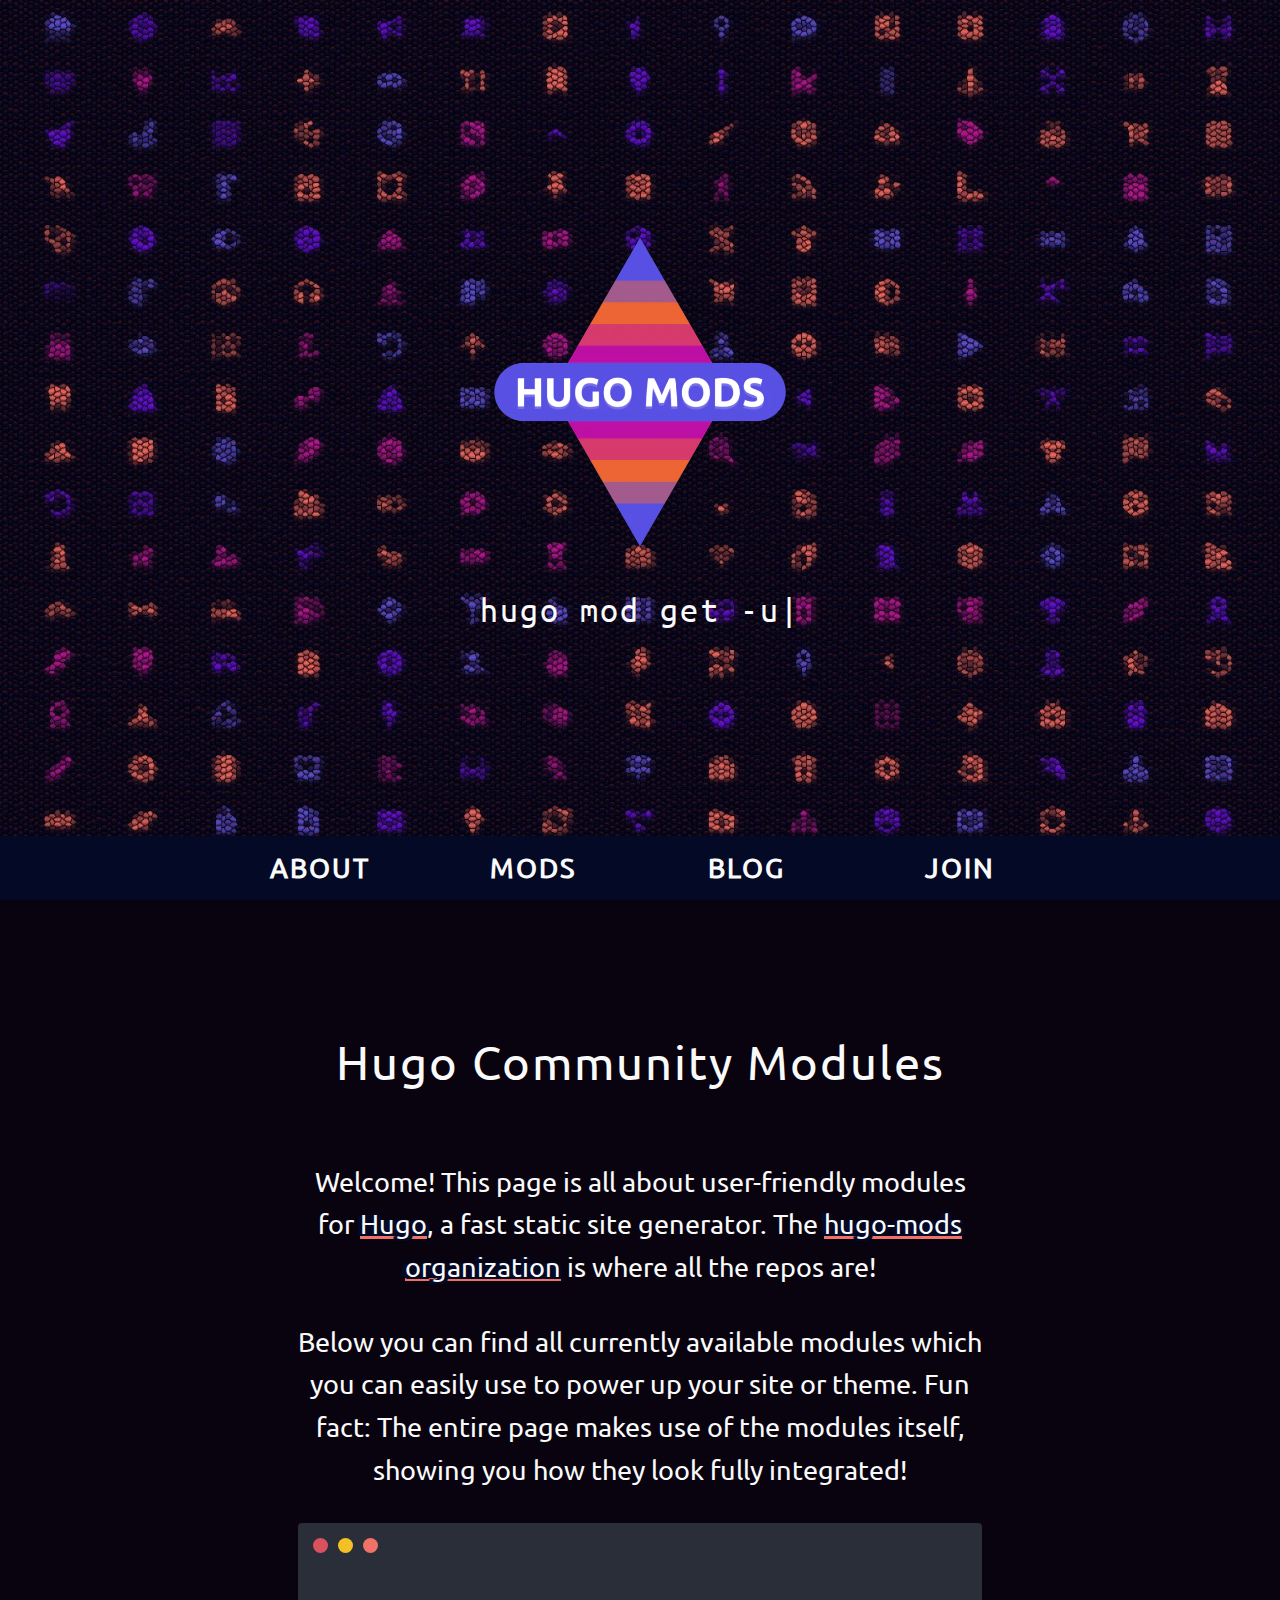
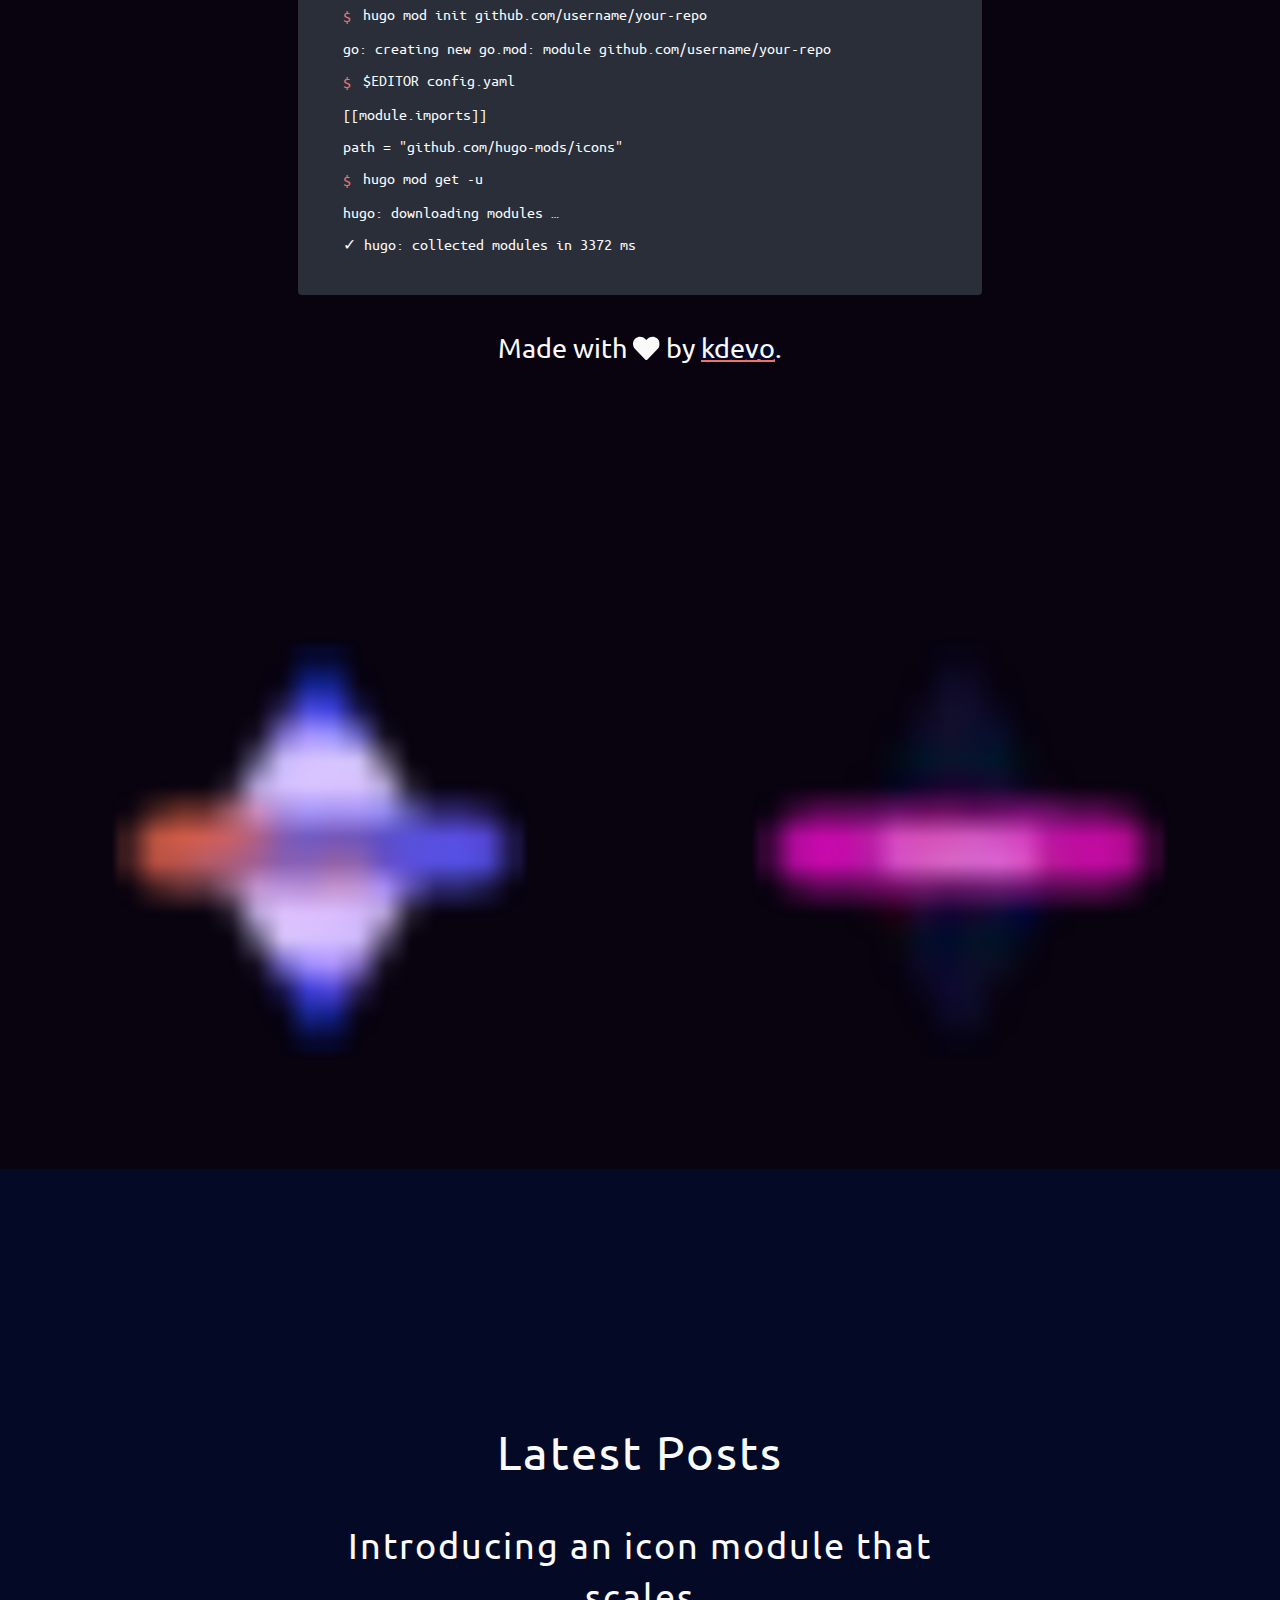
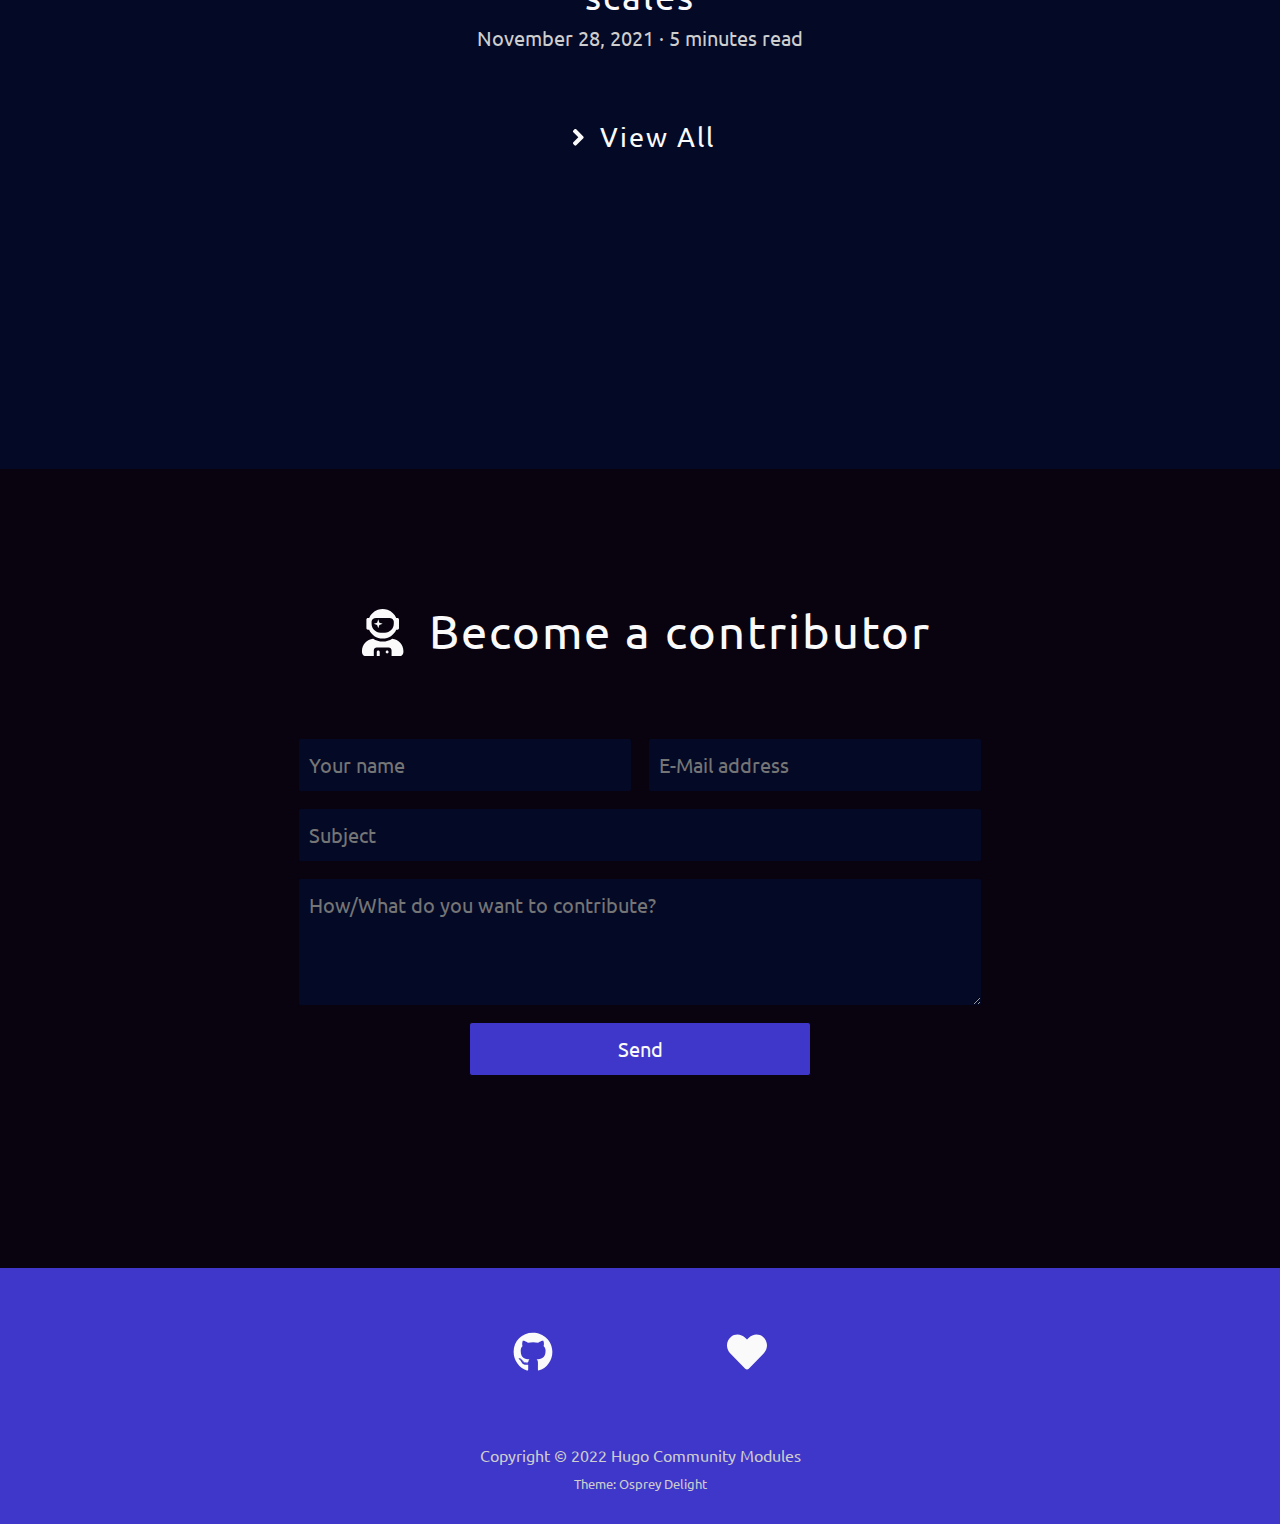
<file: index.html>
<!doctype html><html lang=en-us class=no-js>
<head>
<meta name=generator content="Hugo 0.89.4">
<title>Hugo Community Modules</title>
<meta name=title content="Hugo Community Modules">
<meta charset=utf-8>
<meta name=viewport content="width=device-width,initial-scale=1">
<meta name=referrer content="strict-origin-when-cross-origin">
<base href=https://hugo-mods.github.io>
<meta name=description content="hugo-mods: Powerful community modules for Hugo, a static site generator.">
<meta name=author content="kdevo">
<meta property="og:title" content="Hugo Community Modules">
<meta property="og:type" content="website">
<meta property="og:url" content="https://hugo-mods.github.io/">
<meta property="og:image" content="https://hugo-mods.github.io/opengraph.jpg">
<meta property="og:image:width" content="1280">
<meta property="og:image:height" content="640">
<link rel=icon type=image/png href=https://hugo-mods.github.io/favicon.png>
<meta property="og:description" content="hugo-mods: Powerful community modules for Hugo, a static site generator.">
<link rel=canonical href=https://hugo-mods.github.io/>
<link href=https://hugo-mods.github.io/index.xml rel=alternate type=application/rss+xml title="Hugo Community Modules">
<link rel=stylesheet href=https://hugo-mods.github.io/style.9b1449d6d7d90f9a1ccaf7c16687f19196e9bab252bd299dfcd2d6fe52d0937d.css>
<script type=application/ld+json>{"@context":"http://www.schema.org","@id":"https://hugo-mods.github.io","@type":"Person","address":null,"affiliation":[],"alternateName":"hugo-mods","description":"hugo-mods: Powerful community modules for Hugo, a static site generator.","email":null,"image":"https://avatars.githubusercontent.com/u/84660689?v=4","name":"kdevo","sameAs":["https://github.com/hugo-mods/","https://github.com/sponsors/kdevo"],"url":"https://hugo-mods.github.io"}</script>
<script src=https://hugo-mods.github.io/lazyimg/lazysizes/lazysizes.min.js async></script>
<script>window.addEventListener('DOMContentLoaded',i=>{var f=document.getElementsByClassName('home-logo')[0],c=document.getElementsByClassName('logo')[0],d=document.getElementsByClassName('bg')[0],b=document.getElementsByClassName('gallery-img-container'),e=document.getElementsByClassName('modal-header-img-container'),a,h;if(f&&c&&d&&b&&e){function g(a,f){filter='filter: hue-rotate('+a+'deg); transition: '+f+'ms linear',c.style=filter,d.style=filter;for(let a=0;a<b.length;a++)b[a].style=filter,e[a].style=filter}a=0,h=0,f.addEventListener('click',()=>{for(deg=Math.floor(Math.random()*360);Math.abs(deg-a)<36;)deg=Math.floor(Math.random()*360);g(deg,Math.abs(deg-a)/36/10*1e3),a=deg,h++})}})</script>
</head>
<body>
<header class="row middle-xs center-xs bg lazyload">
<div class=col-xs-12>
<picture>
<source type=image/webp height=600 width=600 data-sizes=auto data-srcset="https://hugo-mods.github.io/logo-220x.webp 220w,
https://hugo-mods.github.io/logo-320x.webp 320w,
https://hugo-mods.github.io/logo-420x.webp 420w,
https://hugo-mods.github.io/logo-520x.webp 520w,
https://hugo-mods.github.io/logo-600x.webp 600w">
<noscript>
<img src=https://hugo-mods.github.io/logo-600x.png class=home-logo loading=lazy height=600 width=600 srcset="https://hugo-mods.github.io/logo-220x.png 220w,
https://hugo-mods.github.io/logo-320x.png 320w,
https://hugo-mods.github.io/logo-420x.png 420w,
https://hugo-mods.github.io/logo-520x.png 520w,
https://hugo-mods.github.io/logo-600x.png 600w" alt="Hugo Community Modules">
</noscript><img data-src=https://hugo-mods.github.io/logo-600x.png class="home-logo lazyload" height=600 width=600 data-sizes=auto data-srcset="https://hugo-mods.github.io/logo-220x.png 220w,
https://hugo-mods.github.io/logo-320x.png 320w,
https://hugo-mods.github.io/logo-420x.png 420w,
https://hugo-mods.github.io/logo-520x.png 520w,
https://hugo-mods.github.io/logo-600x.png 600w" alt="Hugo Community Modules">
</picture>
<h2 id=hugo-mod-get--ucursor>hugo mod get -u<span class=cursor>|</span></h2>
<noscript>
<h2><svg class="icon"><use xlink:href="#icon-warning"/></svg></h2>
<h2>Please enable JavaScript for the full experience!</h2>
</noscript>
</div>
</header>
<nav class="row middle-xs center-xs">
<div class="col-xs-6 col-sm-1 logo">
<a href=/#>
<picture>
<source type=image/webp height=96 width=96 data-sizes=auto data-srcset="https://hugo-mods.github.io/logo-66x.webp 66w,
https://hugo-mods.github.io/logo-96x.webp 96w">
<img data-src=https://hugo-mods.github.io/logo-96x.png class=lazyload height=96 width=96 data-sizes=auto data-srcset="https://hugo-mods.github.io/logo-66x.png 66w,
https://hugo-mods.github.io/logo-96x.png 96w" alt=Home>
</picture>
</a>
</div>
<div class="col-xs-3 col-sm-2 nav-item">
<h3><a href=/#about>About</a></h3>
</div>
<div class="col-xs-3 col-sm-2 nav-item">
<h3><a href=/#mods>Mods</a></h3>
</div>
<div class="col-xs-3 col-sm-2 nav-item">
<h3><a href=/#blog>Blog</a></h3>
</div>
<div class="col-xs-3 col-sm-2 nav-item">
<h3><a href=/#join>Join</a></h3>
</div>
<div class="col-xs-6 col-sm-1 nav-toggle">
<a href class=nav-icon onclick=return!1><svg class="icon"><use xlink:href="#icon-menu"/></svg>
</a>
</div>
</nav>
<section class="nav-full row middle-xs center-xs">
<div class=col-xs-12>
<div class="row middle-xs center-xs">
<div class=col-xs-12><h1><a href=/#about>About</a></h1></div>
<div class=col-xs-12><h1><a href=/#mods>Mods</a></h1></div>
<div class=col-xs-12><h1><a href=/#blog>Blog</a></h1></div>
<div class=col-xs-12><h1><a href=/#join>Join</a></h1></div>
</div>
</div>
</section>
<main>
<section class=about id=about>
<div class="container middle-xs">
<div class="row center-xs">
<div class=col-xs-12>
<h1>Hugo Community Modules</h1>
</div>
</div>
<div class="row center-xs">
<div class="col-xs-12 middle-xs">
<p>Welcome! This page is all about user-friendly modules for <a href=https://gohugo.io/>Hugo</a>, a fast static site generator.
The <a href=https://github.com/hugo-mods/>hugo-mods organization</a> is where all the repos are!</p>
<p>Below you can find all currently available modules which you can easily use to power up your site or theme.
Fun fact: The entire page makes use of the modules itself, showing you how they look fully integrated!</p>
<div id=termynal-about data-termynal>
<div class=term-content>
<span data-ty=input data-ty-delay=500>hugo mod init github.com/username/your-repo</span>
<span data-ty data-ty-delay>go: creating new go.mod: module github.com/username/your-repo</span>
<span data-ty=input data-ty-delay>$EDITOR config.yaml</span>
<span data-ty data-ty-delay>[[module.imports]]</span>
<span data-ty data-ty-delay>path = "github.com/hugo-mods/icons"</span>
<span data-ty=input data-ty-delay=500>hugo mod get -u</span>
<span data-ty data-ty-delay>hugo: downloading modules …</span>
<span data-ty data-ty-delay=0>✓ hugo: collected modules in 3372 ms</span>
</div>
</div>
<p>Made with
<svg class="icon" id="heart"><svg xmlns="http://www.w3.org/2000/svg" viewBox="0 0 512 512"><path d="M462.3 62.6C407.5 15.9 326 24.3 275.7 76.2L256 96.5l-19.7-20.3C186.1 24.3 104.5 15.9 49.7 62.6c-62.8 53.6-66.1 149.8-9.9 207.9l193.5 199.8c12.5 12.9 32.8 12.9 45.3.0l193.5-199.8c56.3-58.1 53-154.3-9.8-207.9z"/></svg></svg> by <a href=https://kdevo.github.io/>kdevo</a>.</p>
</div>
</div>
</div>
</section>
<section class=gallery id=mods>
<div class=row>
<div class="gallery-item col-xs-12 col-md-6">
<div class=gallery-img-container>
<picture>
<source type=image/webp srcset=[data-uri] height=600 width=600 data-sizes=auto data-srcset="https://hugo-mods.github.io/lazyimg-420x.webp 420w,
https://hugo-mods.github.io/lazyimg-600x.webp 600w">
<noscript>
<img src=https://hugo-mods.github.io/lazyimg-600x.png loading=lazy height=600 width=600 srcset="https://hugo-mods.github.io/lazyimg-420x.png 420w,
https://hugo-mods.github.io/lazyimg-600x.png 600w" alt=hugo-mods/lazyimg>
</noscript><img src=[data-uri] data-src=https://hugo-mods.github.io/lazyimg-600x.png class="blur-up lazyload" height=600 width=600 data-sizes=auto data-srcset="https://hugo-mods.github.io/lazyimg-420x.png 420w,
https://hugo-mods.github.io/lazyimg-600x.png 600w" alt=hugo-mods/lazyimg>
</picture>
</div>
<div class="row center-xs middle-xs overlay">
<a href=#lazyimg class=gallery-modal-link id=lazyimg></a>
<div class=col-xs>
<h2>lazyimg</h2>
<h3>Lazy-image loading with superpowers.</h3>
</div>
</div>
</div>
<div class="gallery-item col-xs-12 col-md-6">
<div class=gallery-img-container>
<picture>
<source type=image/webp srcset=[data-uri] height=600 width=600 data-sizes=auto data-srcset="https://hugo-mods.github.io/icons-420x.webp 420w,
https://hugo-mods.github.io/icons-600x.webp 600w">
<noscript>
<img src=https://hugo-mods.github.io/icons-600x.png loading=lazy height=600 width=600 srcset="https://hugo-mods.github.io/icons-420x.png 420w,
https://hugo-mods.github.io/icons-600x.png 600w" alt=hugo-mods/icons>
</noscript><img src="[data-uri]" data-src=https://hugo-mods.github.io/icons-600x.png class="blur-up lazyload" height=600 width=600 data-sizes=auto data-srcset="https://hugo-mods.github.io/icons-420x.png 420w,
https://hugo-mods.github.io/icons-600x.png 600w" alt=hugo-mods/icons>
</picture>
</div>
<div class="row center-xs middle-xs overlay">
<a href=#icons class=gallery-modal-link id=icons></a>
<div class=col-xs>
<h2>Icons</h2>
<h3>Icons that scale.</h3>
</div>
</div>
</div>
</div>
<div id=modal-lazyimg class=modal>
<div class=modal-box>
<div class=close><svg class="icon"><use xlink:href="#icon-close"/></svg></div>
<div class=modal-container>
<div class=modal-header>
<div class=modal-header-img-container>
<picture>
<source type=image/webp srcset=[data-uri] height=600 width=600 data-sizes=auto data-srcset="https://hugo-mods.github.io/lazyimg-420x.webp 420w,
https://hugo-mods.github.io/lazyimg-600x.webp 600w">
<noscript>
<img src=https://hugo-mods.github.io/lazyimg-600x.png loading=lazy height=600 width=600 srcset="https://hugo-mods.github.io/lazyimg-420x.png 420w,
https://hugo-mods.github.io/lazyimg-600x.png 600w" alt=hugo-mods/lazyimg>
</noscript><img src=[data-uri] data-src=https://hugo-mods.github.io/lazyimg-600x.png class="blur-up lazyload" height=600 width=600 data-sizes=auto data-srcset="https://hugo-mods.github.io/lazyimg-420x.png 420w,
https://hugo-mods.github.io/lazyimg-600x.png 600w" alt=hugo-mods/lazyimg>
</picture>
</div>
</div>
<div class=modal-content>
<h2>lazyimg</h2>
<article class=entry-content>
<p>Lazy image loading with superpowers</p>
</article>
<div class="row center-xs">
<div class=col-xs>
<a href=https://github.com/hugo-mods/lazyimg>
<button type=submit><svg class="icon"><use xlink:href="#icon-get"/></svg> Get it</button>
</a>
</div>
<div class=col-xs>
<a href=https://hugo-mods-lazyimg.netlify.app/>
<button type=submit><svg class="icon"><use xlink:href="#icon-example"/></svg> Preview</button>
</a>
</div>
</div>
<div class="row center-xs"><div class=repo-info>
<a href=https://github.com/hugo-mods/lazyimg/pulse><svg class="icon" style="margin-right:.2em;margin-left:.2em"><use xlink:href="#icon-github-octocat"/></svg></a>
<a href=https://api.github.com/repos/hugo-mods/lazyimg/languages>HTML (96%) </a>
&bull; <a href=https://github.com/hugo-mods/lazyimg/stargazers> 3 stars </a>
&bull; <a href=https://github.com/hugo-mods/lazyimg/network/members> 1 forks </a>
&bull; <a href=https://github.com/hugo-mods/lazyimg/issues>6 open issues</a>
</div></div>
</div>
</div>
</div>
</div>
<div id=modal-icons class=modal>
<div class=modal-box>
<div class=close><svg class="icon"><use xlink:href="#icon-close"/></svg></div>
<div class=modal-container>
<div class=modal-header>
<div class=modal-header-img-container>
<picture>
<source type=image/webp srcset=[data-uri] height=600 width=600 data-sizes=auto data-srcset="https://hugo-mods.github.io/icons-420x.webp 420w,
https://hugo-mods.github.io/icons-600x.webp 600w">
<noscript>
<img src=https://hugo-mods.github.io/icons-600x.png loading=lazy height=600 width=600 srcset="https://hugo-mods.github.io/icons-420x.png 420w,
https://hugo-mods.github.io/icons-600x.png 600w" alt=hugo-mods/icons>
</noscript><img src="[data-uri]" data-src=https://hugo-mods.github.io/icons-600x.png class="blur-up lazyload" height=600 width=600 data-sizes=auto data-srcset="https://hugo-mods.github.io/icons-420x.png 420w,
https://hugo-mods.github.io/icons-600x.png 600w" alt=hugo-mods/icons>
</picture>
</div>
</div>
<div class=modal-content>
<h2>Icons</h2>
<article class=entry-content>
<p>A Hugo icon system module that scales.</p>
</article>
<div class="row center-xs">
<div class=col-xs>
<a href=./blog/icons/>
<button type=submit><svg class="icon"><use xlink:href="#icon-learn"/></svg> Learn more</button>
</a>
</div>
<div class=col-xs>
<a href=https://github.com/hugo-mods/icons>
<button type=submit><svg class="icon"><use xlink:href="#icon-get"/></svg> Get it</button>
</a>
</div>
<div class=col-xs>
<a href=https://hugo-mods-icons.netlify.app/>
<button type=submit><svg class="icon"><use xlink:href="#icon-example"/></svg> Preview</button>
</a>
</div>
</div>
<div class="row center-xs"><div class=repo-info>
<a href=https://github.com/hugo-mods/icons/pulse><svg class="icon" style="margin-right:.2em;margin-left:.2em"><use xlink:href="#icon-github-octocat"/></svg></a>
<a href=https://api.github.com/repos/hugo-mods/icons/languages>HTML (90%) </a>
&bull; <a href=http://choosealicense.com/licenses/apache-2.0/>Apache-2.0</a>
&bull; <a href=https://github.com/hugo-mods/icons/stargazers> 4 stars </a>
&bull; <a href=https://github.com/hugo-mods/icons/issues>3 open issues</a>
</div></div>
</div>
</div>
</div>
</div>
</section>
<section class=blog id=blog>
<div class=container>
<div class="row center-xs">
<div class=col-xs-12><h1>Latest Posts</h1></div>
</div>
<div class="row center-xs">
<div class="col-xs-12 posts-list">
<article>
<h2><a href=https://hugo-mods.github.io/blog/icons/>Introducing an icon module that scales</a></h2>
<div class=sub-header>
November 28, 2021 · 5 minutes read
</div>
</article>
</div>
</div>
<div class="row center-xs">
<div class=col-xs-12><h3><a href=/blog/><svg class="icon"><use xlink:href="#icon-view"/></svg> View All</a></h3></div>
</div>
</div>
</section>
<section class=contact id=join>
<div class=container>
<div class="row center-xs">
<div class=col-xs-12>
<h1><svg class="icon" style="margin-right:.2em;margin-left:.2em"><use xlink:href="#icon-contact"/></svg> Become a contributor</h1>
<noscript>Please enable JavaScript to use the contact form.</noscript>
</div>
</div>
<form id=form-contact action=https://formspree.io method=post>
<div class="row center-xs">
<div class="col-xs-12 col-sm-6"><input type=text name=name aria-label=name placeholder="Your name" required></div>
<div class="col-xs-12 col-sm-6"><input type=email id=email name=email aria-label="email address" placeholder="E-Mail address" required></div>
<div class=col-xs-12><input type=text name=_subject aria-label="email subject" placeholder=Subject required></div>
<div class=col-xs-12>
<textarea name=message aria-label="Please enable JS" required></textarea>
</div>
<div class=col-xs-12>
<textarea name=message2 aria-label="email message" placeholder="How/What do you want to contribute?" required hidden></textarea>
</div>
<div class="col-xs-12 contact-submit">
<input id=form-submit type=submit value=Send>
<span id=form-sending hidden><svg class="icon"><use xlink:href="#icon-sending"/></svg> Deploying your message...</span>
<span id=form-thankyou hidden><svg class="icon"><use xlink:href="#icon-ok"/></svg> Thanks for your message!</span>
<span id=form-error hidden><svg class="icon"><use xlink:href="#icon-warning"/></svg> Sorry, we couldn't send your message! Please reload.</span>
</div>
</div>
</form>
</div>
</section>
</main>
<footer>
<div class="row center-xs social">
<div class=col-xs-2>
<a target=_blank rel=noopener href=https://github.com/hugo-mods/><svg class="icon"><use xlink:href="#icon-github"/></svg>
</a>
</div><div class=col-xs-2>
<a target=_blank rel=noopener href=https://github.com/sponsors/kdevo><svg class="icon"><use xlink:href="#icon-heart"/></svg>
</a>
</div>
</div>
<div class="row center-xs">
<div class=col-xs>
<small>
Copyright &copy; 2022 Hugo Community Modules
<div class=col-xs>
<small>Theme: <a href=https://github.com/kdevo/osprey-delight target=_blank rel=noopener>Osprey Delight</a></small>
</div>
</small>
</div>
</div>
</footer>
<script>(()=>{var d=(b,c,a)=>new Promise((f,e)=>{var g=b=>{try{d(a.next(b))}catch(a){e(a)}},h=b=>{try{d(a.throw(b))}catch(a){e(a)}},d=a=>a.done?f(a.value):Promise.resolve(a.value).then(g,h);d((a=a.apply(b,c)).next())}),a,c,j,e,f,g;document.documentElement.className="js",a=document.querySelector.bind(document),c=document.querySelectorAll.bind(document);function b(a,b,c=!0){b?(a.style.visibility="visible",c&&a.removeAttribute("hidden")):(a.style.visibility="hidden",c&&a.setAttribute("hidden",!0)),a.classList.add(b?"show":"hide"),a.classList.remove(b?"hide":"show")}j=class{constructor(b="#termynal",a={}){this.container=typeof b=="string"?document.querySelector(b):b,this.pfx=`data-${a.prefix||"ty"}`,this.startDelay=a.startdelay||800,this.typeDelay=a.typedelay||40,this.lineDelay=a.linedelay||1400,this.progressLength=a.progresslength||32,this.progressChar=a.progresschar||"\u2588",this.progressPercent=a.progressPercent||100,this.showPercent="showpercent"in a&&a.showpercent||!1 in a&&!0,this.onExitCommand=a.onExitCommand,this.cursor=a.cursor||"\u258B",a.noInit||this.init()}init(){this.lines=[...this.container.querySelectorAll(`[${this.pfx}]`)].concat(this.lineData);let a=getComputedStyle(this.container);this.container.style.width=a.width!=="0px"?a.width:void 0,this.container.style.minHeight=a.height!=="0px"?a.height:void 0,this.container.setAttribute("data-termynal",""),this.container.innerHTML="",this.start()}start(){return d(this,null,function*(){yield this._wait(this.startDelay);for(let a of this.lines){if(typeof a=="undefined")break;let c=a.getAttribute(this.pfx),b=a.getAttribute(`${this.pfx}-delay`)||this.lineDelay;c=="input"?(a.setAttribute(`${this.pfx}-cursor`,this.cursor),yield this.type(a),yield this._wait(b),a.textContent==="exit"&&typeof this.onExitCommand!="undefined"&&this.onExitCommand()):c=="progress"?(yield this.progress(a),yield this._wait(b)):(this.container.appendChild(a),yield this._wait(b)),a.removeAttribute(`${this.pfx}-cursor`)}})}type(a){return d(this,null,function*(){let b=[...a.textContent],c=a.getAttribute(`${this.pfx}-typeDelay`)||this.typeDelay;a.textContent="",this.container.appendChild(a);for(let d of b)yield this._wait(c),a.textContent+=d})}progress(a){return d(this,null,function*(){let c=a.getAttribute(`${this.pfx}-progressLength`)||this.progressLength,b=(a.getAttribute(`${this.pfx}-progressChar`)||this.progressChar).repeat(c),d=a.getAttribute(`${this.pfx}-progressPercent`)||this.progressPercent;a.textContent="",this.container.appendChild(a);for(let c=1;c<b.length+1;c++){yield this._wait(this.typeDelay);let e=Math.round(c/b.length*100);if(a.textContent=`${b.slice(0,c)}`,this.showPercent&&(a.textContent+=` ${e}%`),e>d)break}})}_wait(a){return new Promise(b=>setTimeout(b,a))}},(()=>{var d=500,f,g;window.addEventListener("popstate",c=>{c.state==null?(active=a("div.modal.active"),active&&b(active)):"modal"in c.state&&e(a(`#modal-${c.state.modal}`))});function b(a){history.replaceState(null,"",""),box=a.firstElementChild,box.classList.remove("scale-in-center"),box.classList.add("scale-out-center"),setTimeout(()=>a.classList.remove("active"),d)}f={},g={};function e(c){var e,h,i;let k=c.getAttribute("id");c.classList.add("active"),box=c.firstElementChild,box.classList.remove("scale-out-center"),box.classList.add("scale-in-center"),a(`#${k} .close`).onclick=a=>{b(c)},window.onclick=a=>{a.target===c&&b(c)},document.onkeydown=a=>{a.key==="Escape"&&b(c)},e=k.replace("modal-",""),h=a(`#term-${e}`),h!==null&&typeof f[e]=="undefined"&&(i=g[e],i.onExitCommand=()=>{h.classList.add("scale-out-center"),setTimeout(()=>{a(`#content-${e}`).removeAttribute("hidden"),h.setAttribute("hidden",!0)},d+10)},f[e]=new j(h,i))}c(".gallery-modal-link").forEach(b=>{b.onclick=b=>{b.preventDefault(),id=b.target.getAttribute("href").substr(1),history.pushState({modal:id},"",`#${id}`),e(a(`#modal-${id}`))};let c=window.location.href,f=c.substring(c.lastIndexOf("/")+1);b.getAttribute("href")==f&&setTimeout(()=>{e(a(`#modal-${b.getAttribute("href").substr(1)}`))},d*2)})})(),e=!1,f=!1,g=a("nav"),navToggleAndLogo=c("nav > .logo, nav > .nav-toggle");function i(a){a?(g.classList.add("nav-fixed"),navToggleAndLogo.forEach(a=>{b(a,!0,!1)})):(g.classList.remove("nav-fixed"),navToggleAndLogo.forEach(a=>{b(a,!1,!1)})),f=a}function h(){e?a(".nav-icon").classList.remove("icon-active"):a(".nav-icon").classList.add("icon-active"),e=!e}a(".nav-icon").addEventListener("click",()=>{h(),c(".nav-full, main").forEach(a=>{a.classList.toggle("active")})}),c(".nav-full a").forEach(a=>{a.addEventListener("click",()=>{h(),c(".nav-full, main").forEach(a=>{a.classList.toggle("active")})})}),a(".logo").addEventListener("click",()=>{a(".nav-full").classList.contains("active")&&(h(),c(".nav-full, main").forEach(a=>{a.classList.toggle("active")}))}),a("body").addEventListener("click",()=>{a(".nav-full").classList.contains("active")?a("html").style.overflowY="hidden":a("html").style.overflowY="scroll"}),(()=>{let b=[...c(".nav-item")],a=[...c("main > section")].reverse(),e=330;var d=-1;function h(c){b.forEach(a=>{a.classList.remove("nav-item-active")}),c<a.length&&b[c].classList.add("nav-item-active"),d=c}window.addEventListener("scroll",()=>{var b=window.scrollY||window.pageYOffset;windowHeight=window.innerHeight,navHeight=g.clientHeight,b>windowHeight-navHeight?f||requestAnimationFrame(()=>i(!0)):f&&requestAnimationFrame(()=>i(!1));let c=a.length-1-a.findIndex(a=>b>a.offsetTop-e);c!=d&&requestAnimationFrame(()=>{h(c)})})})(),(()=>{var c=a("textarea[name=message2]"),d=a("textarea[name=message]");c!==null&&(b(c,!0),b(d,!1),d.removeAttribute("required"),a("#form-contact").addEventListener("submit",m=>{var i,e,f,j,g,h,k,l;m.preventDefault(),i=a("input[name=email]").value,e=new XMLHttpRequest,f={name:a("input[name=name]").value,_replyto:i,email:i,_subject:a("input[name=_subject]").value,message:c.value},j=d.value,j!==""&&(f._anti_spam_honeypot=j),matter=a("select[name=matter]"),matter&&(f._matter=matter.value),g=a("#form-sending"),h=a("#form-submit"),k=a("#form-thankyou"),l=a("#form-error"),b(h,!1),b(g,!0),e.open("POST","https://usebasin.com/f/bc2e65d1edb1",!0),e.setRequestHeader("Content-Type","application/json"),e.setRequestHeader("Accept","application/json"),e.onreadystatechange=()=>{if(e.readyState===XMLHttpRequest.DONE)if(e.status===200){let e=function(){b(g,!1),b(k,!0),setTimeout(f,6e3)},f=function(){b(k,!1),b(h,!0)};var c=e,d=f;a("#form-contact").reset(),e()}else b(g,!1),b(l,!0)},e.send(JSON.stringify(f))}))})()})()</script><svg xmlns="http://www.w3.org/2000/svg" style="display:none"><symbol id="icon-close" viewBox="0 0 352 512"><title>Close</title><path d="M242.72 256l100.07-100.07c12.28-12.28 12.28-32.19.0-44.48l-22.24-22.24c-12.28-12.28-32.19-12.28-44.48.0L176 189.28 75.93 89.21c-12.28-12.28-32.19-12.28-44.48.0L9.21 111.45c-12.28 12.28-12.28 32.19.0 44.48L109.28 256 9.21 356.07c-12.28 12.28-12.28 32.19.0 44.48l22.24 22.24c12.28 12.28 32.2 12.28 44.48.0L176 322.72l100.07 100.07c12.28 12.28 32.2 12.28 44.48.0l22.24-22.24c12.28-12.28 12.28-32.19.0-44.48L242.72 256z"/></symbol><symbol id="icon-code" viewBox="0 0 640 512"><title>Terminal</title><path d="M257.981 272.971 63.638 467.314c-9.373 9.373-24.569 9.373-33.941.0L7.029 444.647c-9.357-9.357-9.375-24.522-.04-33.901L161.011 256 6.99 101.255c-9.335-9.379-9.317-24.544.04-33.901l22.667-22.667c9.373-9.373 24.569-9.373 33.941.0L257.981 239.03c9.373 9.372 9.373 24.568.0 33.941zM640 456v-32c0-13.255-10.745-24-24-24H312c-13.255.0-24 10.745-24 24v32c0 13.255 10.745 24 24 24h304c13.255.0 24-10.745 24-24z"/></symbol><symbol id="icon-contact" viewBox="0 0 448 512"><title>User Astronaut</title><path d="M64 224h13.5c24.7 56.5 80.9 96 146.5 96s121.8-39.5 146.5-96H384c8.8.0 16-7.2 16-16v-96c0-8.8-7.2-16-16-16h-13.5C345.8 39.5 289.6.0 224 0S102.2 39.5 77.5 96H64c-8.8.0-16 7.2-16 16v96c0 8.8 7.2 16 16 16zm40-88c0-22.1 21.5-40 48-40h144c26.5.0 48 17.9 48 40v24c0 53-43 96-96 96h-48c-53 0-96-43-96-96v-24zm72 72 12-36 36-12-36-12-12-36-12 36-36 12 36 12 12 36zm151.6 113.4C297.7 340.7 262.2 352 224 352s-73.7-11.3-103.6-30.6C52.9 328.5.0 385 0 454.4v9.6c0 26.5 21.5 48 48 48h80v-64c0-17.7 14.3-32 32-32h128c17.7.0 32 14.3 32 32v64h80c26.5.0 48-21.5 48-48v-9.6c0-69.4-52.9-125.9-120.4-133zM272 448c-8.8.0-16 7.2-16 16s7.2 16 16 16 16-7.2 16-16-7.2-16-16-16zm-96 0c-8.8.0-16 7.2-16 16v48h32v-48c0-8.8-7.2-16-16-16z"/></symbol><symbol id="icon-download" viewBox="0 0 512 512"><title>Download</title><path d="M216 0h80c13.3.0 24 10.7 24 24v168h87.7c17.8.0 26.7 21.5 14.1 34.1L269.7 378.3c-7.5 7.5-19.8 7.5-27.3.0L90.1 226.1c-12.6-12.6-3.7-34.1 14.1-34.1H192V24c0-13.3 10.7-24 24-24zm296 376v112c0 13.3-10.7 24-24 24H24c-13.3.0-24-10.7-24-24V376c0-13.3 10.7-24 24-24h146.7l49 49c20.1 20.1 52.5 20.1 72.6.0l49-49H488c13.3.0 24 10.7 24 24zm-124 88c0-11-9-20-20-20s-20 9-20 20 9 20 20 20 20-9 20-20zm64 0c0-11-9-20-20-20s-20 9-20 20 9 20 20 20 20-9 20-20z"/></symbol><symbol id="icon-example" viewBox="0 0 576 512"><desc>View preview</desc><path d="M572.52 241.4C518.29 135.59 410.93 64 288 64S57.68 135.64 3.48 241.41a32.35 32.35.0 000 29.19C57.71 376.41 165.07 448 288 448s230.32-71.64 284.52-177.41a32.35 32.35.0 000-29.19zM288 4e2a144 144 0 11144-144A143.93 143.93.0 01288 4e2zm0-240a95.31 95.31.0 00-25.31 3.79 47.85 47.85.0 01-66.9 66.9A95.78 95.78.0 10288 160z"/></symbol><symbol id="icon-get" viewBox="0 0 320 512"><desc>Go get it</desc><path d="M285.476 272.971 91.132 467.314c-9.373 9.373-24.569 9.373-33.941.0l-22.667-22.667c-9.357-9.357-9.375-24.522-.04-33.901L188.505 256 34.484 101.255c-9.335-9.379-9.317-24.544.04-33.901l22.667-22.667c9.373-9.373 24.569-9.373 33.941.0L285.475 239.03c9.373 9.372 9.373 24.568.001 33.941z"/></symbol><symbol id="icon-github" viewBox="0 0 496 512"><title>GitHub</title><path d="M165.9 397.4c0 2-2.3 3.6-5.2 3.6-3.3.3-5.6-1.3-5.6-3.6.0-2 2.3-3.6 5.2-3.6 3-.3 5.6 1.3 5.6 3.6zm-31.1-4.5c-.7 2 1.3 4.3 4.3 4.9 2.6 1 5.6.0 6.2-2s-1.3-4.3-4.3-5.2c-2.6-.7-5.5.3-6.2 2.3zm44.2-1.7c-2.9.7-4.9 2.6-4.6 4.9.3 2 2.9 3.3 5.9 2.6 2.9-.7 4.9-2.6 4.6-4.6-.3-1.9-3-3.2-5.9-2.9zM244.8 8C106.1 8 0 113.3.0 252c0 110.9 69.8 205.8 169.5 239.2 12.8 2.3 17.3-5.6 17.3-12.1.0-6.2-.3-40.4-.3-61.4.0.0-70 15-84.7-29.8.0.0-11.4-29.1-27.8-36.6.0.0-22.9-15.7 1.6-15.4.0.0 24.9 2 38.6 25.8 21.9 38.6 58.6 27.5 72.9 20.9 2.3-16 8.8-27.1 16-33.7-55.9-6.2-112.3-14.3-112.3-110.5.0-27.5 7.6-41.3 23.6-58.9-2.6-6.5-11.1-33.3 2.6-67.9 20.9-6.5 69 27 69 27 20-5.6 41.5-8.5 62.8-8.5s42.8 2.9 62.8 8.5c0 0 48.1-33.6 69-27 13.7 34.7 5.2 61.4 2.6 67.9 16 17.7 25.8 31.5 25.8 58.9.0 96.5-58.9 104.2-114.8 110.5 9.2 7.9 17 22.9 17 46.4.0 33.7-.3 75.4-.3 83.6.0 6.5 4.6 14.4 17.3 12.1C428.2 457.8 496 362.9 496 252 496 113.3 383.5 8 244.8 8zM97.2 352.9c-1.3 1-1 3.3.7 5.2 1.6 1.6 3.9 2.3 5.2 1 1.3-1 1-3.3-.7-5.2-1.6-1.6-3.9-2.3-5.2-1zm-10.8-8.1c-.7 1.3.3 2.9 2.3 3.9 1.6 1 3.6.7 4.3-.7.7-1.3-.3-2.9-2.3-3.9-2-.6-3.6-.3-4.3.7zm32.4 35.6c-1.6 1.3-1 4.3 1.3 6.2 2.3 2.3 5.2 2.6 6.5 1 1.3-1.3.7-4.3-1.3-6.2-2.2-2.3-5.2-2.6-6.5-1zm-11.4-14.7c-1.6 1-1.6 3.6.0 5.9 1.6 2.3 4.3 3.3 5.6 2.3 1.6-1.3 1.6-3.9.0-6.2-1.4-2.3-4-3.3-5.6-2z"/></symbol><symbol id="icon-github-octocat" viewBox="0 0 480 512"><title>Alternate GitHub</title><path d="M186.1 328.7c0 20.9-10.9 55.1-36.7 55.1s-36.7-34.2-36.7-55.1 10.9-55.1 36.7-55.1 36.7 34.2 36.7 55.1zM480 278.2c0 31.9-3.2 65.7-17.5 95-37.9 76.6-142.1 74.8-216.7 74.8-75.8.0-186.2 2.7-225.6-74.8-14.6-29-20.2-63.1-20.2-95 0-41.9 13.9-81.5 41.5-113.6-5.2-15.8-7.7-32.4-7.7-48.8.0-21.5 4.9-32.3 14.6-51.8 45.3.0 74.3 9 108.8 36 29-6.9 58.8-10 88.7-10 27 0 54.2 2.9 80.4 9.2 34-26.7 63-35.2 107.8-35.2 9.8 19.5 14.6 30.3 14.6 51.8.0 16.4-2.6 32.7-7.7 48.2 27.5 32.4 39 72.3 39 114.2zm-64.3 50.5c0-43.9-26.7-82.6-73.5-82.6-18.9.0-37 3.4-56 6-14.9 2.3-29.8 3.2-45.1 3.2-15.2.0-30.1-.9-45.1-3.2-18.7-2.6-37-6-56-6-46.8.0-73.5 38.7-73.5 82.6.0 87.8 80.4 101.3 150.4 101.3h48.2c70.3.0 150.6-13.4 150.6-101.3zm-82.6-55.1c-25.8.0-36.7 34.2-36.7 55.1s10.9 55.1 36.7 55.1 36.7-34.2 36.7-55.1-10.9-55.1-36.7-55.1z"/></symbol><symbol id="icon-heart" viewBox="0 0 512 512"><desc>Donate</desc><path d="M462.3 62.6C407.5 15.9 326 24.3 275.7 76.2L256 96.5l-19.7-20.3C186.1 24.3 104.5 15.9 49.7 62.6c-62.8 53.6-66.1 149.8-9.9 207.9l193.5 199.8c12.5 12.9 32.8 12.9 45.3.0l193.5-199.8c56.3-58.1 53-154.3-9.8-207.9z"/></symbol><symbol id="icon-learn" viewBox="0 0 640 512"><desc>Learn more</desc><path d="M622.34 153.2 343.4 67.5c-15.2-4.67-31.6-4.67-46.79.0L17.66 153.2c-23.54 7.23-23.54 38.36.0 45.59l48.63 14.94c-10.67 13.19-17.23 29.28-17.88 46.9C38.78 266.15 32 276.11 32 288c0 10.78 5.68 19.85 13.86 25.65L20.33 428.53C18.11 438.52 25.71 448 35.94 448h56.11c10.24.0 17.84-9.48 15.62-19.47L82.14 313.65C90.32 307.85 96 298.78 96 288c0-11.57-6.47-21.25-15.66-26.87.76-15.02 8.44-28.3 20.69-36.72L296.6 284.5c9.06 2.78 26.44 6.25 46.79.0l278.95-85.7c23.55-7.24 23.55-38.36.0-45.6zM352.79 315.09c-28.53 8.76-52.84 3.92-65.59.0l-145.02-44.55L128 384c0 35.35 85.96 64 192 64s192-28.65 192-64l-14.18-113.47-145.03 44.56z"/></symbol><symbol id="icon-menu" viewBox="0 0 448 512"><desc>Menu</desc><path d="M16 132h416c8.837.0 16-7.163 16-16V76c0-8.837-7.163-16-16-16H16C7.163 60 0 67.163.0 76v40c0 8.837 7.163 16 16 16zm0 160h416c8.837.0 16-7.163 16-16v-40c0-8.837-7.163-16-16-16H16c-8.837.0-16 7.163-16 16v40c0 8.837 7.163 16 16 16zm0 160h416c8.837.0 16-7.163 16-16v-40c0-8.837-7.163-16-16-16H16c-8.837.0-16 7.163-16 16v40c0 8.837 7.163 16 16 16z"/></symbol><symbol id="icon-ok" viewBox="0 0 512 512"><title>Check Circle</title><path d="M504 256c0 136.967-111.033 248-248 248S8 392.967 8 256 119.033 8 256 8s248 111.033 248 248zM227.314 387.314l184-184c6.248-6.248 6.248-16.379.0-22.627l-22.627-22.627c-6.248-6.249-16.379-6.249-22.628.0L216 308.118l-70.059-70.059c-6.248-6.248-16.379-6.248-22.628.0l-22.627 22.627c-6.248 6.248-6.248 16.379.0 22.627l104 104c6.249 6.249 16.379 6.249 22.628.001z"/></symbol><symbol id="icon-sending" viewBox="0 0 640 512"><title>Space Shuttle</title><path d="M592.604 208.244C559.735 192.836 515.777 184 472 184H186.327c-4.952-6.555-10.585-11.978-16.72-16H376C229.157 137.747 219.403 32 96.003 32H96v128H80V32c-26.51.0-48 28.654-48 64v64c-23.197.0-32 10.032-32 24v40c0 13.983 8.819 24 32 24v16c-23.197.0-32 10.032-32 24v40c0 13.983 8.819 24 32 24v64c0 35.346 21.49 64 48 64V352h16v128h.003c123.4.0 133.154-105.747 279.997-136H169.606c6.135-4.022 11.768-9.445 16.72-16H472c43.777.0 87.735-8.836 120.604-24.244C622.282 289.845 640 271.992 640 256s-17.718-33.845-47.396-47.756zM488 296a8 8 0 01-8-8v-64a8 8 0 018-8c31.909.0 31.942 80 0 80z"/></symbol><symbol id="icon-view" viewBox="0 0 256 512"><title>angle-right</title><path d="M224.3 273l-136 136c-9.4 9.4-24.6 9.4-33.9.0l-22.6-22.6c-9.4-9.4-9.4-24.6.0-33.9l96.4-96.4-96.4-96.4c-9.4-9.4-9.4-24.6.0-33.9L54.3 103c9.4-9.4 24.6-9.4 33.9.0l136 136c9.5 9.4 9.5 24.6.1 34z"/></symbol><symbol id="icon-warning" viewBox="0 0 576 512"><title>Warning</title><path d="M569.517 440.013C587.975 472.007 564.806 512 527.94 512H48.054c-36.937.0-59.999-40.055-41.577-71.987L246.423 23.985c18.467-32.009 64.72-31.951 83.154.0l239.94 416.028zM288 354c-25.405.0-46 20.595-46 46s20.595 46 46 46 46-20.595 46-46-20.595-46-46-46zm-43.673-165.346 7.418 136c.347 6.364 5.609 11.346 11.982 11.346h48.546c6.373.0 11.635-4.982 11.982-11.346l7.418-136c.375-6.874-5.098-12.654-11.982-12.654h-63.383c-6.884.0-12.356 5.78-11.981 12.654z"/></symbol></svg>
</body>
</html>
</file>
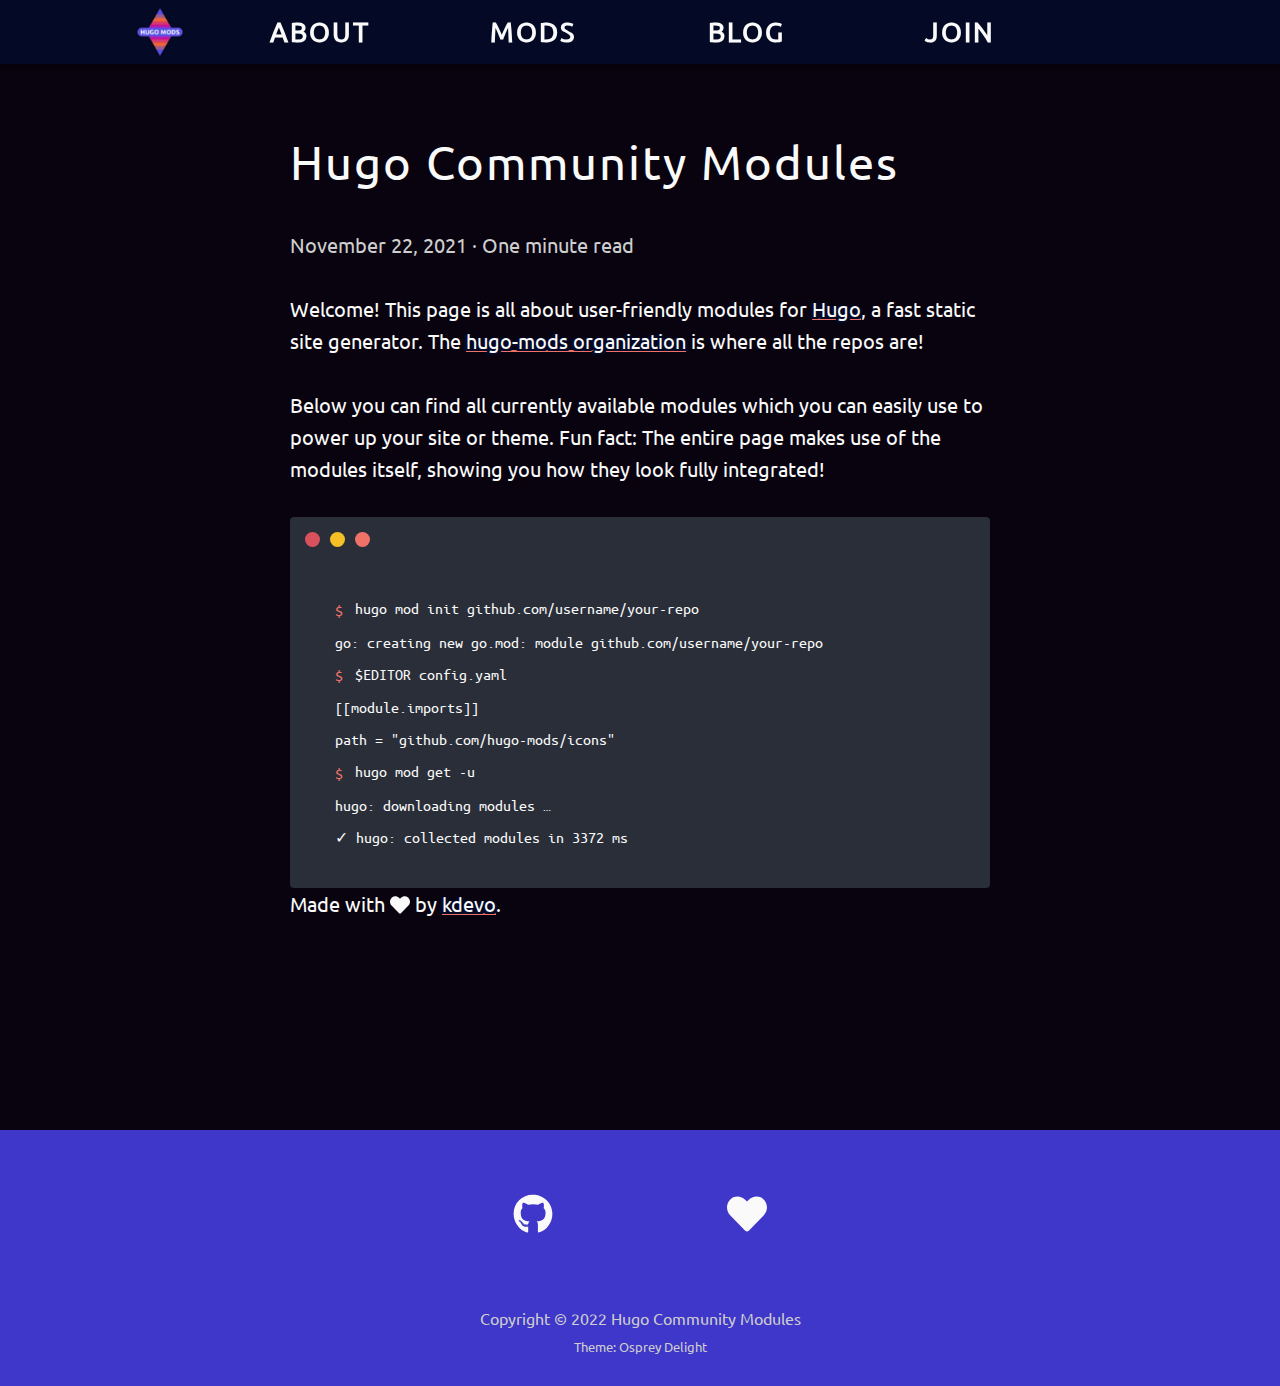
<file: about/index.html>
<!doctype html><html lang=en-us>
<head>
<title>Hugo Community Modules | Hugo Community Modules</title>
<meta name=title content="Hugo Community Modules | Hugo Community Modules">
<meta charset=utf-8>
<meta name=viewport content="width=device-width,initial-scale=1">
<meta name=referrer content="strict-origin-when-cross-origin">
<base href=https://hugo-mods.github.io>
<meta name=description content="Hugo Community Mods">
<meta name=author content="kdevo">
<meta property="og:title" content="Hugo Community Modules | Hugo Community Modules">
<meta property="og:type" content="website">
<meta property="og:url" content="https://hugo-mods.github.io/about/">
<meta property="og:image" content="https://hugo-mods.github.io/opengraph.jpg">
<meta property="og:image:width" content="1280">
<meta property="og:image:height" content="640">
<link rel=icon type=image/png href=https://hugo-mods.github.io/favicon.png>
<meta name=og:description content="Hugo Community Mods">
<link rel=canonical href=https://hugo-mods.github.io/about/>
<link rel=stylesheet href=https://hugo-mods.github.io/style.9b1449d6d7d90f9a1ccaf7c16687f19196e9bab252bd299dfcd2d6fe52d0937d.css>
<script type=application/ld+json>{"@context":"http://www.schema.org","@id":"https://hugo-mods.github.io","@type":"Person","address":null,"affiliation":[],"alternateName":"hugo-mods","description":"hugo-mods: Powerful community modules for Hugo, a static site generator.","email":null,"image":"https://avatars.githubusercontent.com/u/84660689?v=4","name":"kdevo","sameAs":["https://github.com/hugo-mods/","https://github.com/sponsors/kdevo"],"url":"https://hugo-mods.github.io"}</script>
<script src=https://hugo-mods.github.io/lazyimg/lazysizes/lazysizes.min.js async></script>
<script>window.addEventListener('DOMContentLoaded',i=>{var f=document.getElementsByClassName('home-logo')[0],c=document.getElementsByClassName('logo')[0],d=document.getElementsByClassName('bg')[0],b=document.getElementsByClassName('gallery-img-container'),e=document.getElementsByClassName('modal-header-img-container'),a,h;if(f&&c&&d&&b&&e){function g(a,f){filter='filter: hue-rotate('+a+'deg); transition: '+f+'ms linear',c.style=filter,d.style=filter;for(let a=0;a<b.length;a++)b[a].style=filter,e[a].style=filter}a=0,h=0,f.addEventListener('click',()=>{for(deg=Math.floor(Math.random()*360);Math.abs(deg-a)<36;)deg=Math.floor(Math.random()*360);g(deg,Math.abs(deg-a)/36/10*1e3),a=deg,h++})}})</script>
</head>
<body>
<nav class="row middle-xs center-xs nav-fixed nav-shadow">
<div class="col-xs-6 col-sm-1 logo" style=visibility:visible>
<a href=/#>
<picture>
<source type=image/webp height=96 width=96 data-sizes=auto data-srcset="https://hugo-mods.github.io/logo-66x.webp 66w,
https://hugo-mods.github.io/logo-96x.webp 96w">
<img data-src=https://hugo-mods.github.io/logo-96x.png class=lazyload height=96 width=96 data-sizes=auto data-srcset="https://hugo-mods.github.io/logo-66x.png 66w,
https://hugo-mods.github.io/logo-96x.png 96w" alt=Home>
</picture>
</a>
</div>
<div class="col-xs-3 col-sm-2 nav-item">
<h3><a href=/#about>About</a></h3>
</div>
<div class="col-xs-3 col-sm-2 nav-item">
<h3><a href=/#mods>Mods</a></h3>
</div>
<div class="col-xs-3 col-sm-2 nav-item">
<h3><a href=/#blog>Blog</a></h3>
</div>
<div class="col-xs-3 col-sm-2 nav-item">
<h3><a href=/#join>Join</a></h3>
</div>
<div class="col-xs-6 col-sm-1 nav-toggle" style=visibility:visible>
<a href class=nav-icon onclick=return!1><svg class="icon"><use xlink:href="#icon-menu"/></svg>
</a>
</div>
</nav>
<section class="nav-full row middle-xs center-xs">
<div class=col-xs-12>
<div class="row middle-xs center-xs">
<div class=col-xs-12><h1><a href=/#about>About</a></h1></div>
<div class=col-xs-12><h1><a href=/#mods>Mods</a></h1></div>
<div class=col-xs-12><h1><a href=/#blog>Blog</a></h1></div>
<div class=col-xs-12><h1><a href=/#join>Join</a></h1></div>
</div>
</div>
</section>
<main>
<section class=container>
<section class=content>
<h1> Hugo Community Modules </h1>
<div class=sub-header>
November 22, 2021 · One minute read
</div>
<article class=entry-content>
<p>Welcome! This page is all about user-friendly modules for <a href=https://gohugo.io/>Hugo</a>, a fast static site generator.
The <a href=https://github.com/hugo-mods/>hugo-mods organization</a> is where all the repos are!</p>
<p>Below you can find all currently available modules which you can easily use to power up your site or theme.
Fun fact: The entire page makes use of the modules itself, showing you how they look fully integrated!</p>
<div id=termynal-about data-termynal>
<div class=term-content>
<span data-ty=input data-ty-delay=500>hugo mod init github.com/username/your-repo</span>
<span data-ty data-ty-delay>go: creating new go.mod: module github.com/username/your-repo</span>
<span data-ty=input data-ty-delay>$EDITOR config.yaml</span>
<span data-ty data-ty-delay>[[module.imports]]</span>
<span data-ty data-ty-delay>path = "github.com/hugo-mods/icons"</span>
<span data-ty=input data-ty-delay=500>hugo mod get -u</span>
<span data-ty data-ty-delay>hugo: downloading modules …</span>
<span data-ty data-ty-delay=0>✓ hugo: collected modules in 3372 ms</span>
</div>
</div>
<p>Made with
<svg class="icon" id="heart"><svg xmlns="http://www.w3.org/2000/svg" viewBox="0 0 512 512"><path d="M462.3 62.6C407.5 15.9 326 24.3 275.7 76.2L256 96.5l-19.7-20.3C186.1 24.3 104.5 15.9 49.7 62.6c-62.8 53.6-66.1 149.8-9.9 207.9l193.5 199.8c12.5 12.9 32.8 12.9 45.3.0l193.5-199.8c56.3-58.1 53-154.3-9.8-207.9z"/></svg></svg> by <a href=https://kdevo.github.io/>kdevo</a>.</p>
</article>
<div class=pagination>
</div>
</section>
<br>
</section>
</main>
<footer>
<div class="row center-xs social">
<div class=col-xs-2>
<a target=_blank rel=noopener href=https://github.com/hugo-mods/><svg class="icon"><use xlink:href="#icon-github"/></svg>
</a>
</div><div class=col-xs-2>
<a target=_blank rel=noopener href=https://github.com/sponsors/kdevo><svg class="icon"><use xlink:href="#icon-heart"/></svg>
</a>
</div>
</div>
<div class="row center-xs">
<div class=col-xs>
<small>
Copyright &copy; 2022 Hugo Community Modules
<div class=col-xs>
<small>Theme: <a href=https://github.com/kdevo/osprey-delight target=_blank rel=noopener>Osprey Delight</a></small>
</div>
</small>
</div>
</div>
</footer>
<script>(()=>{var a,b,c,e;document.documentElement.className="js",a=document.querySelector.bind(document),b=document.querySelectorAll.bind(document),c=!1,e=a("nav"),navToggleAndLogo=b("nav > .logo, nav > .nav-toggle");function d(){c?a(".nav-icon").classList.remove("icon-active"):a(".nav-icon").classList.add("icon-active"),c=!c}a(".nav-icon").addEventListener("click",()=>{d(),b(".nav-full, main").forEach(a=>{a.classList.toggle("active")})}),b(".nav-full a").forEach(a=>{a.addEventListener("click",()=>{d(),b(".nav-full, main").forEach(a=>{a.classList.toggle("active")})})}),a(".logo").addEventListener("click",()=>{a(".nav-full").classList.contains("active")&&(d(),b(".nav-full, main").forEach(a=>{a.classList.toggle("active")}))}),a("body").addEventListener("click",()=>{a(".nav-full").classList.contains("active")?a("html").style.overflowY="hidden":a("html").style.overflowY="scroll"})})()</script><svg xmlns="http://www.w3.org/2000/svg" style="display:none"><symbol id="icon-close" viewBox="0 0 352 512"><title>Close</title><path d="M242.72 256l100.07-100.07c12.28-12.28 12.28-32.19.0-44.48l-22.24-22.24c-12.28-12.28-32.19-12.28-44.48.0L176 189.28 75.93 89.21c-12.28-12.28-32.19-12.28-44.48.0L9.21 111.45c-12.28 12.28-12.28 32.19.0 44.48L109.28 256 9.21 356.07c-12.28 12.28-12.28 32.19.0 44.48l22.24 22.24c12.28 12.28 32.2 12.28 44.48.0L176 322.72l100.07 100.07c12.28 12.28 32.2 12.28 44.48.0l22.24-22.24c12.28-12.28 12.28-32.19.0-44.48L242.72 256z"/></symbol><symbol id="icon-code" viewBox="0 0 640 512"><title>Terminal</title><path d="M257.981 272.971 63.638 467.314c-9.373 9.373-24.569 9.373-33.941.0L7.029 444.647c-9.357-9.357-9.375-24.522-.04-33.901L161.011 256 6.99 101.255c-9.335-9.379-9.317-24.544.04-33.901l22.667-22.667c9.373-9.373 24.569-9.373 33.941.0L257.981 239.03c9.373 9.372 9.373 24.568.0 33.941zM640 456v-32c0-13.255-10.745-24-24-24H312c-13.255.0-24 10.745-24 24v32c0 13.255 10.745 24 24 24h304c13.255.0 24-10.745 24-24z"/></symbol><symbol id="icon-contact" viewBox="0 0 448 512"><title>User Astronaut</title><path d="M64 224h13.5c24.7 56.5 80.9 96 146.5 96s121.8-39.5 146.5-96H384c8.8.0 16-7.2 16-16v-96c0-8.8-7.2-16-16-16h-13.5C345.8 39.5 289.6.0 224 0S102.2 39.5 77.5 96H64c-8.8.0-16 7.2-16 16v96c0 8.8 7.2 16 16 16zm40-88c0-22.1 21.5-40 48-40h144c26.5.0 48 17.9 48 40v24c0 53-43 96-96 96h-48c-53 0-96-43-96-96v-24zm72 72 12-36 36-12-36-12-12-36-12 36-36 12 36 12 12 36zm151.6 113.4C297.7 340.7 262.2 352 224 352s-73.7-11.3-103.6-30.6C52.9 328.5.0 385 0 454.4v9.6c0 26.5 21.5 48 48 48h80v-64c0-17.7 14.3-32 32-32h128c17.7.0 32 14.3 32 32v64h80c26.5.0 48-21.5 48-48v-9.6c0-69.4-52.9-125.9-120.4-133zM272 448c-8.8.0-16 7.2-16 16s7.2 16 16 16 16-7.2 16-16-7.2-16-16-16zm-96 0c-8.8.0-16 7.2-16 16v48h32v-48c0-8.8-7.2-16-16-16z"/></symbol><symbol id="icon-download" viewBox="0 0 512 512"><title>Download</title><path d="M216 0h80c13.3.0 24 10.7 24 24v168h87.7c17.8.0 26.7 21.5 14.1 34.1L269.7 378.3c-7.5 7.5-19.8 7.5-27.3.0L90.1 226.1c-12.6-12.6-3.7-34.1 14.1-34.1H192V24c0-13.3 10.7-24 24-24zm296 376v112c0 13.3-10.7 24-24 24H24c-13.3.0-24-10.7-24-24V376c0-13.3 10.7-24 24-24h146.7l49 49c20.1 20.1 52.5 20.1 72.6.0l49-49H488c13.3.0 24 10.7 24 24zm-124 88c0-11-9-20-20-20s-20 9-20 20 9 20 20 20 20-9 20-20zm64 0c0-11-9-20-20-20s-20 9-20 20 9 20 20 20 20-9 20-20z"/></symbol><symbol id="icon-example" viewBox="0 0 576 512"><desc>View preview</desc><path d="M572.52 241.4C518.29 135.59 410.93 64 288 64S57.68 135.64 3.48 241.41a32.35 32.35.0 000 29.19C57.71 376.41 165.07 448 288 448s230.32-71.64 284.52-177.41a32.35 32.35.0 000-29.19zM288 4e2a144 144 0 11144-144A143.93 143.93.0 01288 4e2zm0-240a95.31 95.31.0 00-25.31 3.79 47.85 47.85.0 01-66.9 66.9A95.78 95.78.0 10288 160z"/></symbol><symbol id="icon-get" viewBox="0 0 320 512"><desc>Go get it</desc><path d="M285.476 272.971 91.132 467.314c-9.373 9.373-24.569 9.373-33.941.0l-22.667-22.667c-9.357-9.357-9.375-24.522-.04-33.901L188.505 256 34.484 101.255c-9.335-9.379-9.317-24.544.04-33.901l22.667-22.667c9.373-9.373 24.569-9.373 33.941.0L285.475 239.03c9.373 9.372 9.373 24.568.001 33.941z"/></symbol><symbol id="icon-github" viewBox="0 0 496 512"><title>GitHub</title><path d="M165.9 397.4c0 2-2.3 3.6-5.2 3.6-3.3.3-5.6-1.3-5.6-3.6.0-2 2.3-3.6 5.2-3.6 3-.3 5.6 1.3 5.6 3.6zm-31.1-4.5c-.7 2 1.3 4.3 4.3 4.9 2.6 1 5.6.0 6.2-2s-1.3-4.3-4.3-5.2c-2.6-.7-5.5.3-6.2 2.3zm44.2-1.7c-2.9.7-4.9 2.6-4.6 4.9.3 2 2.9 3.3 5.9 2.6 2.9-.7 4.9-2.6 4.6-4.6-.3-1.9-3-3.2-5.9-2.9zM244.8 8C106.1 8 0 113.3.0 252c0 110.9 69.8 205.8 169.5 239.2 12.8 2.3 17.3-5.6 17.3-12.1.0-6.2-.3-40.4-.3-61.4.0.0-70 15-84.7-29.8.0.0-11.4-29.1-27.8-36.6.0.0-22.9-15.7 1.6-15.4.0.0 24.9 2 38.6 25.8 21.9 38.6 58.6 27.5 72.9 20.9 2.3-16 8.8-27.1 16-33.7-55.9-6.2-112.3-14.3-112.3-110.5.0-27.5 7.6-41.3 23.6-58.9-2.6-6.5-11.1-33.3 2.6-67.9 20.9-6.5 69 27 69 27 20-5.6 41.5-8.5 62.8-8.5s42.8 2.9 62.8 8.5c0 0 48.1-33.6 69-27 13.7 34.7 5.2 61.4 2.6 67.9 16 17.7 25.8 31.5 25.8 58.9.0 96.5-58.9 104.2-114.8 110.5 9.2 7.9 17 22.9 17 46.4.0 33.7-.3 75.4-.3 83.6.0 6.5 4.6 14.4 17.3 12.1C428.2 457.8 496 362.9 496 252 496 113.3 383.5 8 244.8 8zM97.2 352.9c-1.3 1-1 3.3.7 5.2 1.6 1.6 3.9 2.3 5.2 1 1.3-1 1-3.3-.7-5.2-1.6-1.6-3.9-2.3-5.2-1zm-10.8-8.1c-.7 1.3.3 2.9 2.3 3.9 1.6 1 3.6.7 4.3-.7.7-1.3-.3-2.9-2.3-3.9-2-.6-3.6-.3-4.3.7zm32.4 35.6c-1.6 1.3-1 4.3 1.3 6.2 2.3 2.3 5.2 2.6 6.5 1 1.3-1.3.7-4.3-1.3-6.2-2.2-2.3-5.2-2.6-6.5-1zm-11.4-14.7c-1.6 1-1.6 3.6.0 5.9 1.6 2.3 4.3 3.3 5.6 2.3 1.6-1.3 1.6-3.9.0-6.2-1.4-2.3-4-3.3-5.6-2z"/></symbol><symbol id="icon-github-octocat" viewBox="0 0 480 512"><title>Alternate GitHub</title><path d="M186.1 328.7c0 20.9-10.9 55.1-36.7 55.1s-36.7-34.2-36.7-55.1 10.9-55.1 36.7-55.1 36.7 34.2 36.7 55.1zM480 278.2c0 31.9-3.2 65.7-17.5 95-37.9 76.6-142.1 74.8-216.7 74.8-75.8.0-186.2 2.7-225.6-74.8-14.6-29-20.2-63.1-20.2-95 0-41.9 13.9-81.5 41.5-113.6-5.2-15.8-7.7-32.4-7.7-48.8.0-21.5 4.9-32.3 14.6-51.8 45.3.0 74.3 9 108.8 36 29-6.9 58.8-10 88.7-10 27 0 54.2 2.9 80.4 9.2 34-26.7 63-35.2 107.8-35.2 9.8 19.5 14.6 30.3 14.6 51.8.0 16.4-2.6 32.7-7.7 48.2 27.5 32.4 39 72.3 39 114.2zm-64.3 50.5c0-43.9-26.7-82.6-73.5-82.6-18.9.0-37 3.4-56 6-14.9 2.3-29.8 3.2-45.1 3.2-15.2.0-30.1-.9-45.1-3.2-18.7-2.6-37-6-56-6-46.8.0-73.5 38.7-73.5 82.6.0 87.8 80.4 101.3 150.4 101.3h48.2c70.3.0 150.6-13.4 150.6-101.3zm-82.6-55.1c-25.8.0-36.7 34.2-36.7 55.1s10.9 55.1 36.7 55.1 36.7-34.2 36.7-55.1-10.9-55.1-36.7-55.1z"/></symbol><symbol id="icon-heart" viewBox="0 0 512 512"><desc>Donate</desc><path d="M462.3 62.6C407.5 15.9 326 24.3 275.7 76.2L256 96.5l-19.7-20.3C186.1 24.3 104.5 15.9 49.7 62.6c-62.8 53.6-66.1 149.8-9.9 207.9l193.5 199.8c12.5 12.9 32.8 12.9 45.3.0l193.5-199.8c56.3-58.1 53-154.3-9.8-207.9z"/></symbol><symbol id="icon-learn" viewBox="0 0 640 512"><desc>Learn more</desc><path d="M622.34 153.2 343.4 67.5c-15.2-4.67-31.6-4.67-46.79.0L17.66 153.2c-23.54 7.23-23.54 38.36.0 45.59l48.63 14.94c-10.67 13.19-17.23 29.28-17.88 46.9C38.78 266.15 32 276.11 32 288c0 10.78 5.68 19.85 13.86 25.65L20.33 428.53C18.11 438.52 25.71 448 35.94 448h56.11c10.24.0 17.84-9.48 15.62-19.47L82.14 313.65C90.32 307.85 96 298.78 96 288c0-11.57-6.47-21.25-15.66-26.87.76-15.02 8.44-28.3 20.69-36.72L296.6 284.5c9.06 2.78 26.44 6.25 46.79.0l278.95-85.7c23.55-7.24 23.55-38.36.0-45.6zM352.79 315.09c-28.53 8.76-52.84 3.92-65.59.0l-145.02-44.55L128 384c0 35.35 85.96 64 192 64s192-28.65 192-64l-14.18-113.47-145.03 44.56z"/></symbol><symbol id="icon-menu" viewBox="0 0 448 512"><desc>Menu</desc><path d="M16 132h416c8.837.0 16-7.163 16-16V76c0-8.837-7.163-16-16-16H16C7.163 60 0 67.163.0 76v40c0 8.837 7.163 16 16 16zm0 160h416c8.837.0 16-7.163 16-16v-40c0-8.837-7.163-16-16-16H16c-8.837.0-16 7.163-16 16v40c0 8.837 7.163 16 16 16zm0 160h416c8.837.0 16-7.163 16-16v-40c0-8.837-7.163-16-16-16H16c-8.837.0-16 7.163-16 16v40c0 8.837 7.163 16 16 16z"/></symbol><symbol id="icon-ok" viewBox="0 0 512 512"><title>Check Circle</title><path d="M504 256c0 136.967-111.033 248-248 248S8 392.967 8 256 119.033 8 256 8s248 111.033 248 248zM227.314 387.314l184-184c6.248-6.248 6.248-16.379.0-22.627l-22.627-22.627c-6.248-6.249-16.379-6.249-22.628.0L216 308.118l-70.059-70.059c-6.248-6.248-16.379-6.248-22.628.0l-22.627 22.627c-6.248 6.248-6.248 16.379.0 22.627l104 104c6.249 6.249 16.379 6.249 22.628.001z"/></symbol><symbol id="icon-sending" viewBox="0 0 640 512"><title>Space Shuttle</title><path d="M592.604 208.244C559.735 192.836 515.777 184 472 184H186.327c-4.952-6.555-10.585-11.978-16.72-16H376C229.157 137.747 219.403 32 96.003 32H96v128H80V32c-26.51.0-48 28.654-48 64v64c-23.197.0-32 10.032-32 24v40c0 13.983 8.819 24 32 24v16c-23.197.0-32 10.032-32 24v40c0 13.983 8.819 24 32 24v64c0 35.346 21.49 64 48 64V352h16v128h.003c123.4.0 133.154-105.747 279.997-136H169.606c6.135-4.022 11.768-9.445 16.72-16H472c43.777.0 87.735-8.836 120.604-24.244C622.282 289.845 640 271.992 640 256s-17.718-33.845-47.396-47.756zM488 296a8 8 0 01-8-8v-64a8 8 0 018-8c31.909.0 31.942 80 0 80z"/></symbol><symbol id="icon-view" viewBox="0 0 256 512"><title>angle-right</title><path d="M224.3 273l-136 136c-9.4 9.4-24.6 9.4-33.9.0l-22.6-22.6c-9.4-9.4-9.4-24.6.0-33.9l96.4-96.4-96.4-96.4c-9.4-9.4-9.4-24.6.0-33.9L54.3 103c9.4-9.4 24.6-9.4 33.9.0l136 136c9.5 9.4 9.5 24.6.1 34z"/></symbol><symbol id="icon-warning" viewBox="0 0 576 512"><title>Warning</title><path d="M569.517 440.013C587.975 472.007 564.806 512 527.94 512H48.054c-36.937.0-59.999-40.055-41.577-71.987L246.423 23.985c18.467-32.009 64.72-31.951 83.154.0l239.94 416.028zM288 354c-25.405.0-46 20.595-46 46s20.595 46 46 46 46-20.595 46-46-20.595-46-46-46zm-43.673-165.346 7.418 136c.347 6.364 5.609 11.346 11.982 11.346h48.546c6.373.0 11.635-4.982 11.982-11.346l7.418-136c.375-6.874-5.098-12.654-11.982-12.654h-63.383c-6.884.0-12.356 5.78-11.981 12.654z"/></symbol></svg>
</body>
</html>
</file>
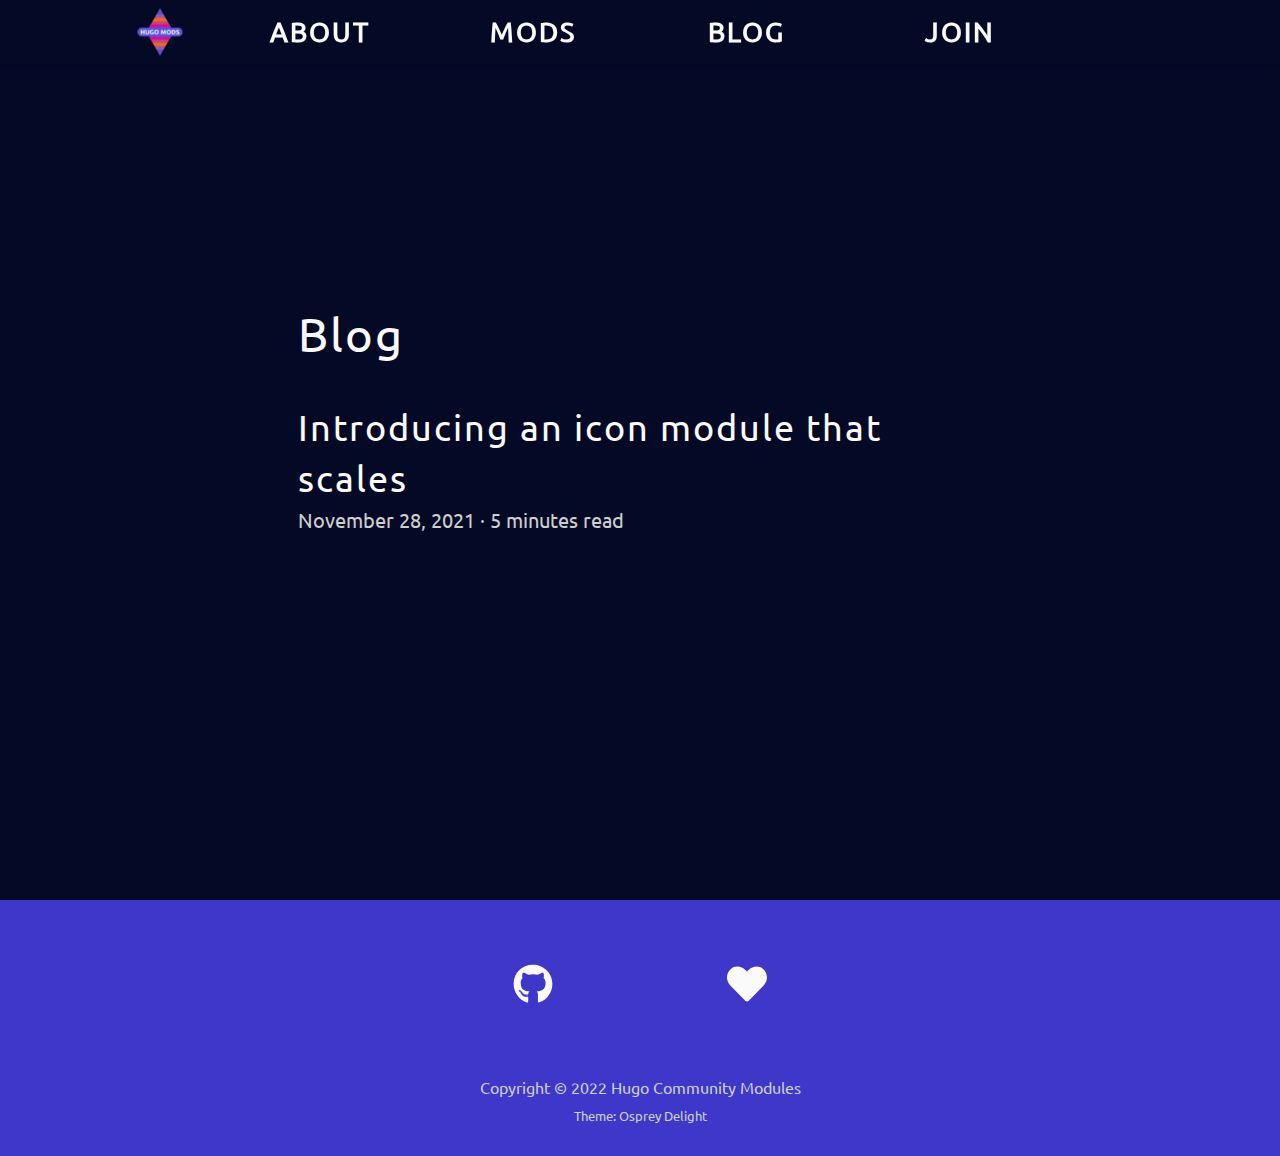
<file: blog/index.html>
<!doctype html><html lang=en-us>
<head>
<title>Blogs | Hugo Community Modules</title>
<meta name=title content="Blogs | Hugo Community Modules">
<meta charset=utf-8>
<meta name=viewport content="width=device-width,initial-scale=1">
<meta name=referrer content="strict-origin-when-cross-origin">
<base href=https://hugo-mods.github.io>
<meta name=description content="hugo-mods: Powerful community modules for Hugo, a static site generator.">
<meta name=author content="kdevo">
<meta property="og:title" content="Blogs | Hugo Community Modules">
<meta property="og:type" content="website">
<meta property="og:url" content="https://hugo-mods.github.io/blog/">
<meta property="og:image" content="https://hugo-mods.github.io/opengraph.jpg">
<meta property="og:image:width" content="1280">
<meta property="og:image:height" content="640">
<link rel=icon type=image/png href=https://hugo-mods.github.io/favicon.png>
<meta property="og:description" content="hugo-mods: Powerful community modules for Hugo, a static site generator.">
<link rel=canonical href=https://hugo-mods.github.io/blog/>
<link href=https://hugo-mods.github.io/blog/index.xml rel=alternate type=application/rss+xml title="Hugo Community Modules">
<link rel=stylesheet href=https://hugo-mods.github.io/style.9b1449d6d7d90f9a1ccaf7c16687f19196e9bab252bd299dfcd2d6fe52d0937d.css>
<script type=application/ld+json>{"@context":"http://www.schema.org","@id":"https://hugo-mods.github.io","@type":"Person","address":null,"affiliation":[],"alternateName":"hugo-mods","description":"hugo-mods: Powerful community modules for Hugo, a static site generator.","email":null,"image":"https://avatars.githubusercontent.com/u/84660689?v=4","name":"kdevo","sameAs":["https://github.com/hugo-mods/","https://github.com/sponsors/kdevo"],"url":"https://hugo-mods.github.io"}</script>
<script src=https://hugo-mods.github.io/lazyimg/lazysizes/lazysizes.min.js async></script>
<script>window.addEventListener('DOMContentLoaded',i=>{var f=document.getElementsByClassName('home-logo')[0],c=document.getElementsByClassName('logo')[0],d=document.getElementsByClassName('bg')[0],b=document.getElementsByClassName('gallery-img-container'),e=document.getElementsByClassName('modal-header-img-container'),a,h;if(f&&c&&d&&b&&e){function g(a,f){filter='filter: hue-rotate('+a+'deg); transition: '+f+'ms linear',c.style=filter,d.style=filter;for(let a=0;a<b.length;a++)b[a].style=filter,e[a].style=filter}a=0,h=0,f.addEventListener('click',()=>{for(deg=Math.floor(Math.random()*360);Math.abs(deg-a)<36;)deg=Math.floor(Math.random()*360);g(deg,Math.abs(deg-a)/36/10*1e3),a=deg,h++})}})</script>
</head>
<body>
<nav class="row middle-xs center-xs nav-fixed nav-shadow">
<div class="col-xs-6 col-sm-1 logo" style=visibility:visible>
<a href=/#>
<picture>
<source type=image/webp height=96 width=96 data-sizes=auto data-srcset="https://hugo-mods.github.io/logo-66x.webp 66w,
https://hugo-mods.github.io/logo-96x.webp 96w">
<img data-src=https://hugo-mods.github.io/logo-96x.png class=lazyload height=96 width=96 data-sizes=auto data-srcset="https://hugo-mods.github.io/logo-66x.png 66w,
https://hugo-mods.github.io/logo-96x.png 96w" alt=Home>
</picture>
</a>
</div>
<div class="col-xs-3 col-sm-2 nav-item">
<h3><a href=/#about>About</a></h3>
</div>
<div class="col-xs-3 col-sm-2 nav-item">
<h3><a href=/#mods>Mods</a></h3>
</div>
<div class="col-xs-3 col-sm-2 nav-item">
<h3><a href=/#blog>Blog</a></h3>
</div>
<div class="col-xs-3 col-sm-2 nav-item">
<h3><a href=/#join>Join</a></h3>
</div>
<div class="col-xs-6 col-sm-1 nav-toggle" style=visibility:visible>
<a href class=nav-icon onclick=return!1><svg class="icon"><use xlink:href="#icon-menu"/></svg>
</a>
</div>
</nav>
<section class="nav-full row middle-xs center-xs">
<div class=col-xs-12>
<div class="row middle-xs center-xs">
<div class=col-xs-12><h1><a href=/#about>About</a></h1></div>
<div class=col-xs-12><h1><a href=/#mods>Mods</a></h1></div>
<div class=col-xs-12><h1><a href=/#blog>Blog</a></h1></div>
<div class=col-xs-12><h1><a href=/#join>Join</a></h1></div>
</div>
</div>
</section>
<main>
<section class=blog id=blog>
<div class=container>
<div class=row>
<div class=col-xs-12><h1>Blog</h1></div>
</div>
<div class=row>
<div class="col-xs-12 posts-list">
<article>
<h2><a href=https://hugo-mods.github.io/blog/icons/>Introducing an icon module that scales</a></h2>
<div class=sub-header>
November 28, 2021 · 5 minutes read
</div>
</article>
</div>
</div>
</div>
</section>
</main>
<footer>
<div class="row center-xs social">
<div class=col-xs-2>
<a target=_blank rel=noopener href=https://github.com/hugo-mods/><svg class="icon"><use xlink:href="#icon-github"/></svg>
</a>
</div><div class=col-xs-2>
<a target=_blank rel=noopener href=https://github.com/sponsors/kdevo><svg class="icon"><use xlink:href="#icon-heart"/></svg>
</a>
</div>
</div>
<div class="row center-xs">
<div class=col-xs>
<small>
Copyright &copy; 2022 Hugo Community Modules
<div class=col-xs>
<small>Theme: <a href=https://github.com/kdevo/osprey-delight target=_blank rel=noopener>Osprey Delight</a></small>
</div>
</small>
</div>
</div>
</footer>
<script>(()=>{var a,b,c,e;document.documentElement.className="js",a=document.querySelector.bind(document),b=document.querySelectorAll.bind(document),c=!1,e=a("nav"),navToggleAndLogo=b("nav > .logo, nav > .nav-toggle");function d(){c?a(".nav-icon").classList.remove("icon-active"):a(".nav-icon").classList.add("icon-active"),c=!c}a(".nav-icon").addEventListener("click",()=>{d(),b(".nav-full, main").forEach(a=>{a.classList.toggle("active")})}),b(".nav-full a").forEach(a=>{a.addEventListener("click",()=>{d(),b(".nav-full, main").forEach(a=>{a.classList.toggle("active")})})}),a(".logo").addEventListener("click",()=>{a(".nav-full").classList.contains("active")&&(d(),b(".nav-full, main").forEach(a=>{a.classList.toggle("active")}))}),a("body").addEventListener("click",()=>{a(".nav-full").classList.contains("active")?a("html").style.overflowY="hidden":a("html").style.overflowY="scroll"})})()</script><svg xmlns="http://www.w3.org/2000/svg" style="display:none"><symbol id="icon-close" viewBox="0 0 352 512"><title>Close</title><path d="M242.72 256l100.07-100.07c12.28-12.28 12.28-32.19.0-44.48l-22.24-22.24c-12.28-12.28-32.19-12.28-44.48.0L176 189.28 75.93 89.21c-12.28-12.28-32.19-12.28-44.48.0L9.21 111.45c-12.28 12.28-12.28 32.19.0 44.48L109.28 256 9.21 356.07c-12.28 12.28-12.28 32.19.0 44.48l22.24 22.24c12.28 12.28 32.2 12.28 44.48.0L176 322.72l100.07 100.07c12.28 12.28 32.2 12.28 44.48.0l22.24-22.24c12.28-12.28 12.28-32.19.0-44.48L242.72 256z"/></symbol><symbol id="icon-code" viewBox="0 0 640 512"><title>Terminal</title><path d="M257.981 272.971 63.638 467.314c-9.373 9.373-24.569 9.373-33.941.0L7.029 444.647c-9.357-9.357-9.375-24.522-.04-33.901L161.011 256 6.99 101.255c-9.335-9.379-9.317-24.544.04-33.901l22.667-22.667c9.373-9.373 24.569-9.373 33.941.0L257.981 239.03c9.373 9.372 9.373 24.568.0 33.941zM640 456v-32c0-13.255-10.745-24-24-24H312c-13.255.0-24 10.745-24 24v32c0 13.255 10.745 24 24 24h304c13.255.0 24-10.745 24-24z"/></symbol><symbol id="icon-contact" viewBox="0 0 448 512"><title>User Astronaut</title><path d="M64 224h13.5c24.7 56.5 80.9 96 146.5 96s121.8-39.5 146.5-96H384c8.8.0 16-7.2 16-16v-96c0-8.8-7.2-16-16-16h-13.5C345.8 39.5 289.6.0 224 0S102.2 39.5 77.5 96H64c-8.8.0-16 7.2-16 16v96c0 8.8 7.2 16 16 16zm40-88c0-22.1 21.5-40 48-40h144c26.5.0 48 17.9 48 40v24c0 53-43 96-96 96h-48c-53 0-96-43-96-96v-24zm72 72 12-36 36-12-36-12-12-36-12 36-36 12 36 12 12 36zm151.6 113.4C297.7 340.7 262.2 352 224 352s-73.7-11.3-103.6-30.6C52.9 328.5.0 385 0 454.4v9.6c0 26.5 21.5 48 48 48h80v-64c0-17.7 14.3-32 32-32h128c17.7.0 32 14.3 32 32v64h80c26.5.0 48-21.5 48-48v-9.6c0-69.4-52.9-125.9-120.4-133zM272 448c-8.8.0-16 7.2-16 16s7.2 16 16 16 16-7.2 16-16-7.2-16-16-16zm-96 0c-8.8.0-16 7.2-16 16v48h32v-48c0-8.8-7.2-16-16-16z"/></symbol><symbol id="icon-download" viewBox="0 0 512 512"><title>Download</title><path d="M216 0h80c13.3.0 24 10.7 24 24v168h87.7c17.8.0 26.7 21.5 14.1 34.1L269.7 378.3c-7.5 7.5-19.8 7.5-27.3.0L90.1 226.1c-12.6-12.6-3.7-34.1 14.1-34.1H192V24c0-13.3 10.7-24 24-24zm296 376v112c0 13.3-10.7 24-24 24H24c-13.3.0-24-10.7-24-24V376c0-13.3 10.7-24 24-24h146.7l49 49c20.1 20.1 52.5 20.1 72.6.0l49-49H488c13.3.0 24 10.7 24 24zm-124 88c0-11-9-20-20-20s-20 9-20 20 9 20 20 20 20-9 20-20zm64 0c0-11-9-20-20-20s-20 9-20 20 9 20 20 20 20-9 20-20z"/></symbol><symbol id="icon-example" viewBox="0 0 576 512"><desc>View preview</desc><path d="M572.52 241.4C518.29 135.59 410.93 64 288 64S57.68 135.64 3.48 241.41a32.35 32.35.0 000 29.19C57.71 376.41 165.07 448 288 448s230.32-71.64 284.52-177.41a32.35 32.35.0 000-29.19zM288 4e2a144 144 0 11144-144A143.93 143.93.0 01288 4e2zm0-240a95.31 95.31.0 00-25.31 3.79 47.85 47.85.0 01-66.9 66.9A95.78 95.78.0 10288 160z"/></symbol><symbol id="icon-get" viewBox="0 0 320 512"><desc>Go get it</desc><path d="M285.476 272.971 91.132 467.314c-9.373 9.373-24.569 9.373-33.941.0l-22.667-22.667c-9.357-9.357-9.375-24.522-.04-33.901L188.505 256 34.484 101.255c-9.335-9.379-9.317-24.544.04-33.901l22.667-22.667c9.373-9.373 24.569-9.373 33.941.0L285.475 239.03c9.373 9.372 9.373 24.568.001 33.941z"/></symbol><symbol id="icon-github" viewBox="0 0 496 512"><title>GitHub</title><path d="M165.9 397.4c0 2-2.3 3.6-5.2 3.6-3.3.3-5.6-1.3-5.6-3.6.0-2 2.3-3.6 5.2-3.6 3-.3 5.6 1.3 5.6 3.6zm-31.1-4.5c-.7 2 1.3 4.3 4.3 4.9 2.6 1 5.6.0 6.2-2s-1.3-4.3-4.3-5.2c-2.6-.7-5.5.3-6.2 2.3zm44.2-1.7c-2.9.7-4.9 2.6-4.6 4.9.3 2 2.9 3.3 5.9 2.6 2.9-.7 4.9-2.6 4.6-4.6-.3-1.9-3-3.2-5.9-2.9zM244.8 8C106.1 8 0 113.3.0 252c0 110.9 69.8 205.8 169.5 239.2 12.8 2.3 17.3-5.6 17.3-12.1.0-6.2-.3-40.4-.3-61.4.0.0-70 15-84.7-29.8.0.0-11.4-29.1-27.8-36.6.0.0-22.9-15.7 1.6-15.4.0.0 24.9 2 38.6 25.8 21.9 38.6 58.6 27.5 72.9 20.9 2.3-16 8.8-27.1 16-33.7-55.9-6.2-112.3-14.3-112.3-110.5.0-27.5 7.6-41.3 23.6-58.9-2.6-6.5-11.1-33.3 2.6-67.9 20.9-6.5 69 27 69 27 20-5.6 41.5-8.5 62.8-8.5s42.8 2.9 62.8 8.5c0 0 48.1-33.6 69-27 13.7 34.7 5.2 61.4 2.6 67.9 16 17.7 25.8 31.5 25.8 58.9.0 96.5-58.9 104.2-114.8 110.5 9.2 7.9 17 22.9 17 46.4.0 33.7-.3 75.4-.3 83.6.0 6.5 4.6 14.4 17.3 12.1C428.2 457.8 496 362.9 496 252 496 113.3 383.5 8 244.8 8zM97.2 352.9c-1.3 1-1 3.3.7 5.2 1.6 1.6 3.9 2.3 5.2 1 1.3-1 1-3.3-.7-5.2-1.6-1.6-3.9-2.3-5.2-1zm-10.8-8.1c-.7 1.3.3 2.9 2.3 3.9 1.6 1 3.6.7 4.3-.7.7-1.3-.3-2.9-2.3-3.9-2-.6-3.6-.3-4.3.7zm32.4 35.6c-1.6 1.3-1 4.3 1.3 6.2 2.3 2.3 5.2 2.6 6.5 1 1.3-1.3.7-4.3-1.3-6.2-2.2-2.3-5.2-2.6-6.5-1zm-11.4-14.7c-1.6 1-1.6 3.6.0 5.9 1.6 2.3 4.3 3.3 5.6 2.3 1.6-1.3 1.6-3.9.0-6.2-1.4-2.3-4-3.3-5.6-2z"/></symbol><symbol id="icon-github-octocat" viewBox="0 0 480 512"><title>Alternate GitHub</title><path d="M186.1 328.7c0 20.9-10.9 55.1-36.7 55.1s-36.7-34.2-36.7-55.1 10.9-55.1 36.7-55.1 36.7 34.2 36.7 55.1zM480 278.2c0 31.9-3.2 65.7-17.5 95-37.9 76.6-142.1 74.8-216.7 74.8-75.8.0-186.2 2.7-225.6-74.8-14.6-29-20.2-63.1-20.2-95 0-41.9 13.9-81.5 41.5-113.6-5.2-15.8-7.7-32.4-7.7-48.8.0-21.5 4.9-32.3 14.6-51.8 45.3.0 74.3 9 108.8 36 29-6.9 58.8-10 88.7-10 27 0 54.2 2.9 80.4 9.2 34-26.7 63-35.2 107.8-35.2 9.8 19.5 14.6 30.3 14.6 51.8.0 16.4-2.6 32.7-7.7 48.2 27.5 32.4 39 72.3 39 114.2zm-64.3 50.5c0-43.9-26.7-82.6-73.5-82.6-18.9.0-37 3.4-56 6-14.9 2.3-29.8 3.2-45.1 3.2-15.2.0-30.1-.9-45.1-3.2-18.7-2.6-37-6-56-6-46.8.0-73.5 38.7-73.5 82.6.0 87.8 80.4 101.3 150.4 101.3h48.2c70.3.0 150.6-13.4 150.6-101.3zm-82.6-55.1c-25.8.0-36.7 34.2-36.7 55.1s10.9 55.1 36.7 55.1 36.7-34.2 36.7-55.1-10.9-55.1-36.7-55.1z"/></symbol><symbol id="icon-heart" viewBox="0 0 512 512"><desc>Donate</desc><path d="M462.3 62.6C407.5 15.9 326 24.3 275.7 76.2L256 96.5l-19.7-20.3C186.1 24.3 104.5 15.9 49.7 62.6c-62.8 53.6-66.1 149.8-9.9 207.9l193.5 199.8c12.5 12.9 32.8 12.9 45.3.0l193.5-199.8c56.3-58.1 53-154.3-9.8-207.9z"/></symbol><symbol id="icon-learn" viewBox="0 0 640 512"><desc>Learn more</desc><path d="M622.34 153.2 343.4 67.5c-15.2-4.67-31.6-4.67-46.79.0L17.66 153.2c-23.54 7.23-23.54 38.36.0 45.59l48.63 14.94c-10.67 13.19-17.23 29.28-17.88 46.9C38.78 266.15 32 276.11 32 288c0 10.78 5.68 19.85 13.86 25.65L20.33 428.53C18.11 438.52 25.71 448 35.94 448h56.11c10.24.0 17.84-9.48 15.62-19.47L82.14 313.65C90.32 307.85 96 298.78 96 288c0-11.57-6.47-21.25-15.66-26.87.76-15.02 8.44-28.3 20.69-36.72L296.6 284.5c9.06 2.78 26.44 6.25 46.79.0l278.95-85.7c23.55-7.24 23.55-38.36.0-45.6zM352.79 315.09c-28.53 8.76-52.84 3.92-65.59.0l-145.02-44.55L128 384c0 35.35 85.96 64 192 64s192-28.65 192-64l-14.18-113.47-145.03 44.56z"/></symbol><symbol id="icon-menu" viewBox="0 0 448 512"><desc>Menu</desc><path d="M16 132h416c8.837.0 16-7.163 16-16V76c0-8.837-7.163-16-16-16H16C7.163 60 0 67.163.0 76v40c0 8.837 7.163 16 16 16zm0 160h416c8.837.0 16-7.163 16-16v-40c0-8.837-7.163-16-16-16H16c-8.837.0-16 7.163-16 16v40c0 8.837 7.163 16 16 16zm0 160h416c8.837.0 16-7.163 16-16v-40c0-8.837-7.163-16-16-16H16c-8.837.0-16 7.163-16 16v40c0 8.837 7.163 16 16 16z"/></symbol><symbol id="icon-ok" viewBox="0 0 512 512"><title>Check Circle</title><path d="M504 256c0 136.967-111.033 248-248 248S8 392.967 8 256 119.033 8 256 8s248 111.033 248 248zM227.314 387.314l184-184c6.248-6.248 6.248-16.379.0-22.627l-22.627-22.627c-6.248-6.249-16.379-6.249-22.628.0L216 308.118l-70.059-70.059c-6.248-6.248-16.379-6.248-22.628.0l-22.627 22.627c-6.248 6.248-6.248 16.379.0 22.627l104 104c6.249 6.249 16.379 6.249 22.628.001z"/></symbol><symbol id="icon-sending" viewBox="0 0 640 512"><title>Space Shuttle</title><path d="M592.604 208.244C559.735 192.836 515.777 184 472 184H186.327c-4.952-6.555-10.585-11.978-16.72-16H376C229.157 137.747 219.403 32 96.003 32H96v128H80V32c-26.51.0-48 28.654-48 64v64c-23.197.0-32 10.032-32 24v40c0 13.983 8.819 24 32 24v16c-23.197.0-32 10.032-32 24v40c0 13.983 8.819 24 32 24v64c0 35.346 21.49 64 48 64V352h16v128h.003c123.4.0 133.154-105.747 279.997-136H169.606c6.135-4.022 11.768-9.445 16.72-16H472c43.777.0 87.735-8.836 120.604-24.244C622.282 289.845 640 271.992 640 256s-17.718-33.845-47.396-47.756zM488 296a8 8 0 01-8-8v-64a8 8 0 018-8c31.909.0 31.942 80 0 80z"/></symbol><symbol id="icon-view" viewBox="0 0 256 512"><title>angle-right</title><path d="M224.3 273l-136 136c-9.4 9.4-24.6 9.4-33.9.0l-22.6-22.6c-9.4-9.4-9.4-24.6.0-33.9l96.4-96.4-96.4-96.4c-9.4-9.4-9.4-24.6.0-33.9L54.3 103c9.4-9.4 24.6-9.4 33.9.0l136 136c9.5 9.4 9.5 24.6.1 34z"/></symbol><symbol id="icon-warning" viewBox="0 0 576 512"><title>Warning</title><path d="M569.517 440.013C587.975 472.007 564.806 512 527.94 512H48.054c-36.937.0-59.999-40.055-41.577-71.987L246.423 23.985c18.467-32.009 64.72-31.951 83.154.0l239.94 416.028zM288 354c-25.405.0-46 20.595-46 46s20.595 46 46 46 46-20.595 46-46-20.595-46-46-46zm-43.673-165.346 7.418 136c.347 6.364 5.609 11.346 11.982 11.346h48.546c6.373.0 11.635-4.982 11.982-11.346l7.418-136c.375-6.874-5.098-12.654-11.982-12.654h-63.383c-6.884.0-12.356 5.78-11.981 12.654z"/></symbol></svg>
</body>
</html>
</file>
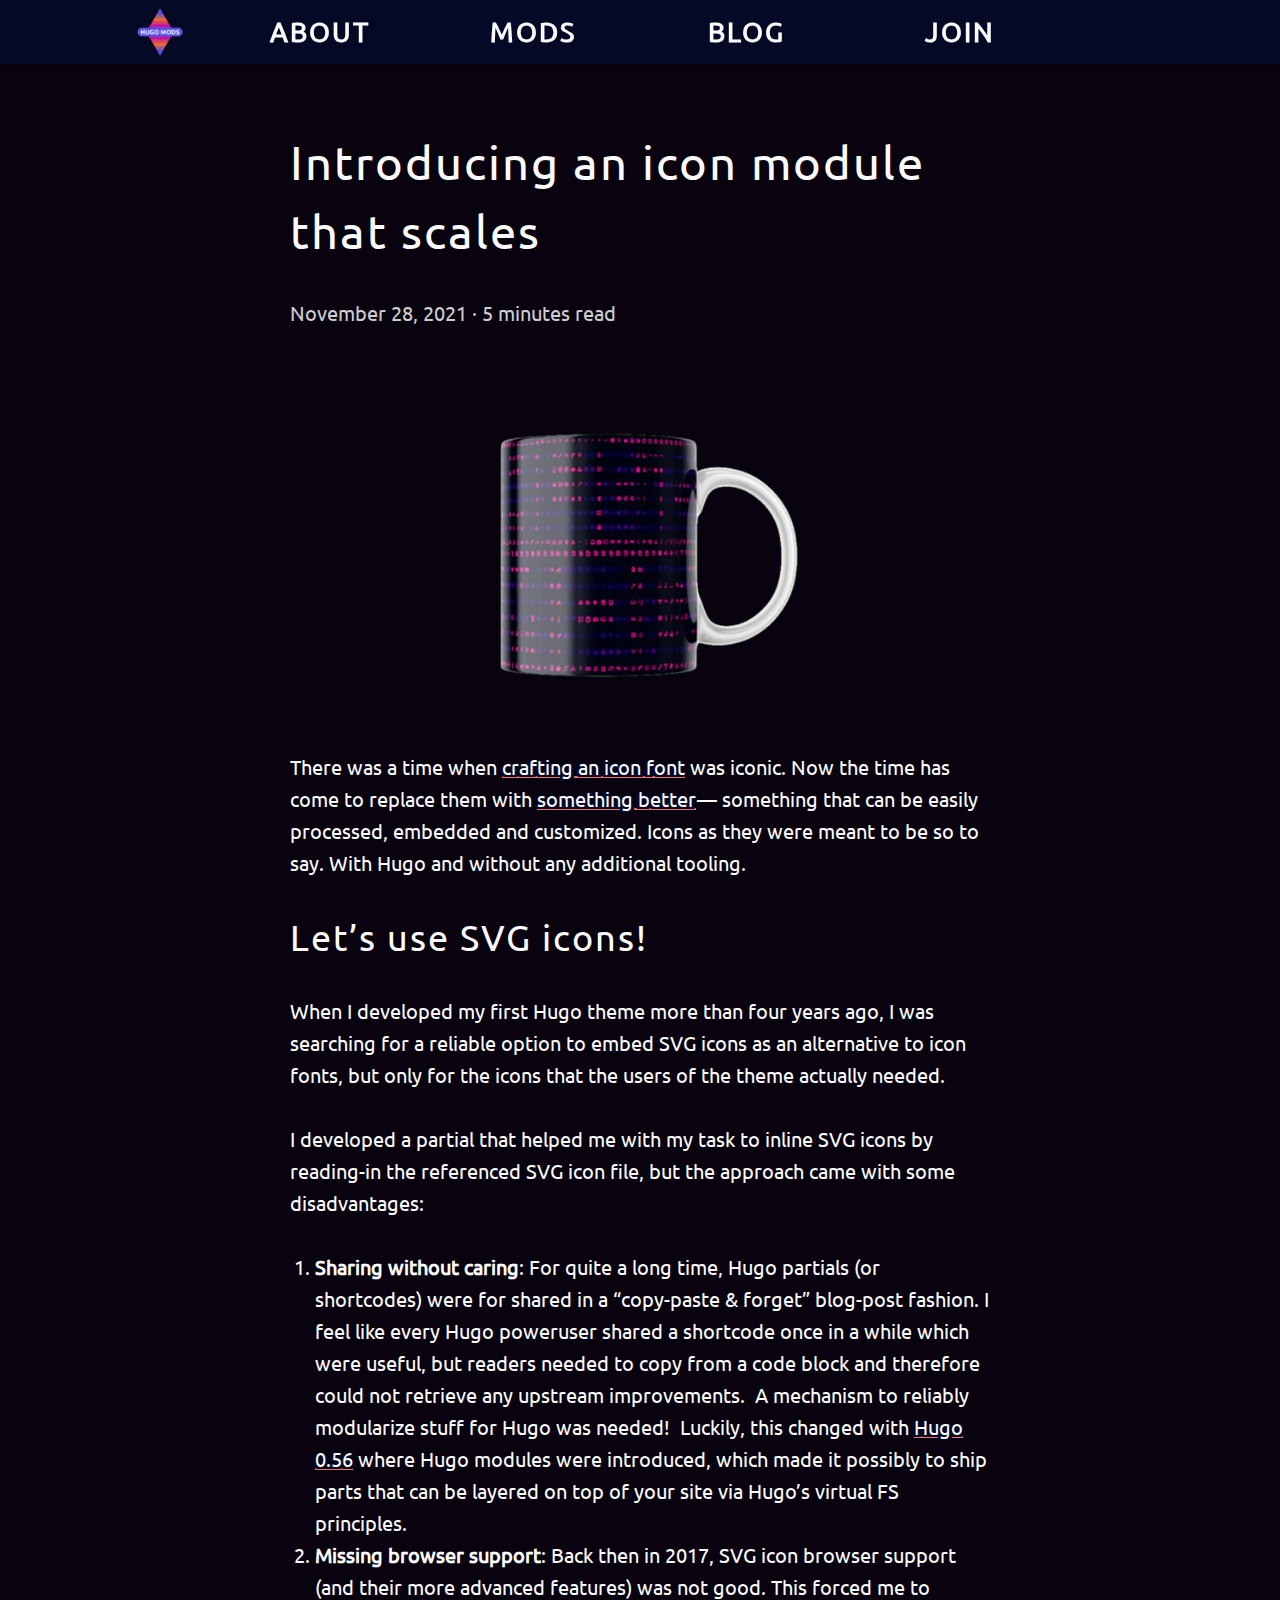
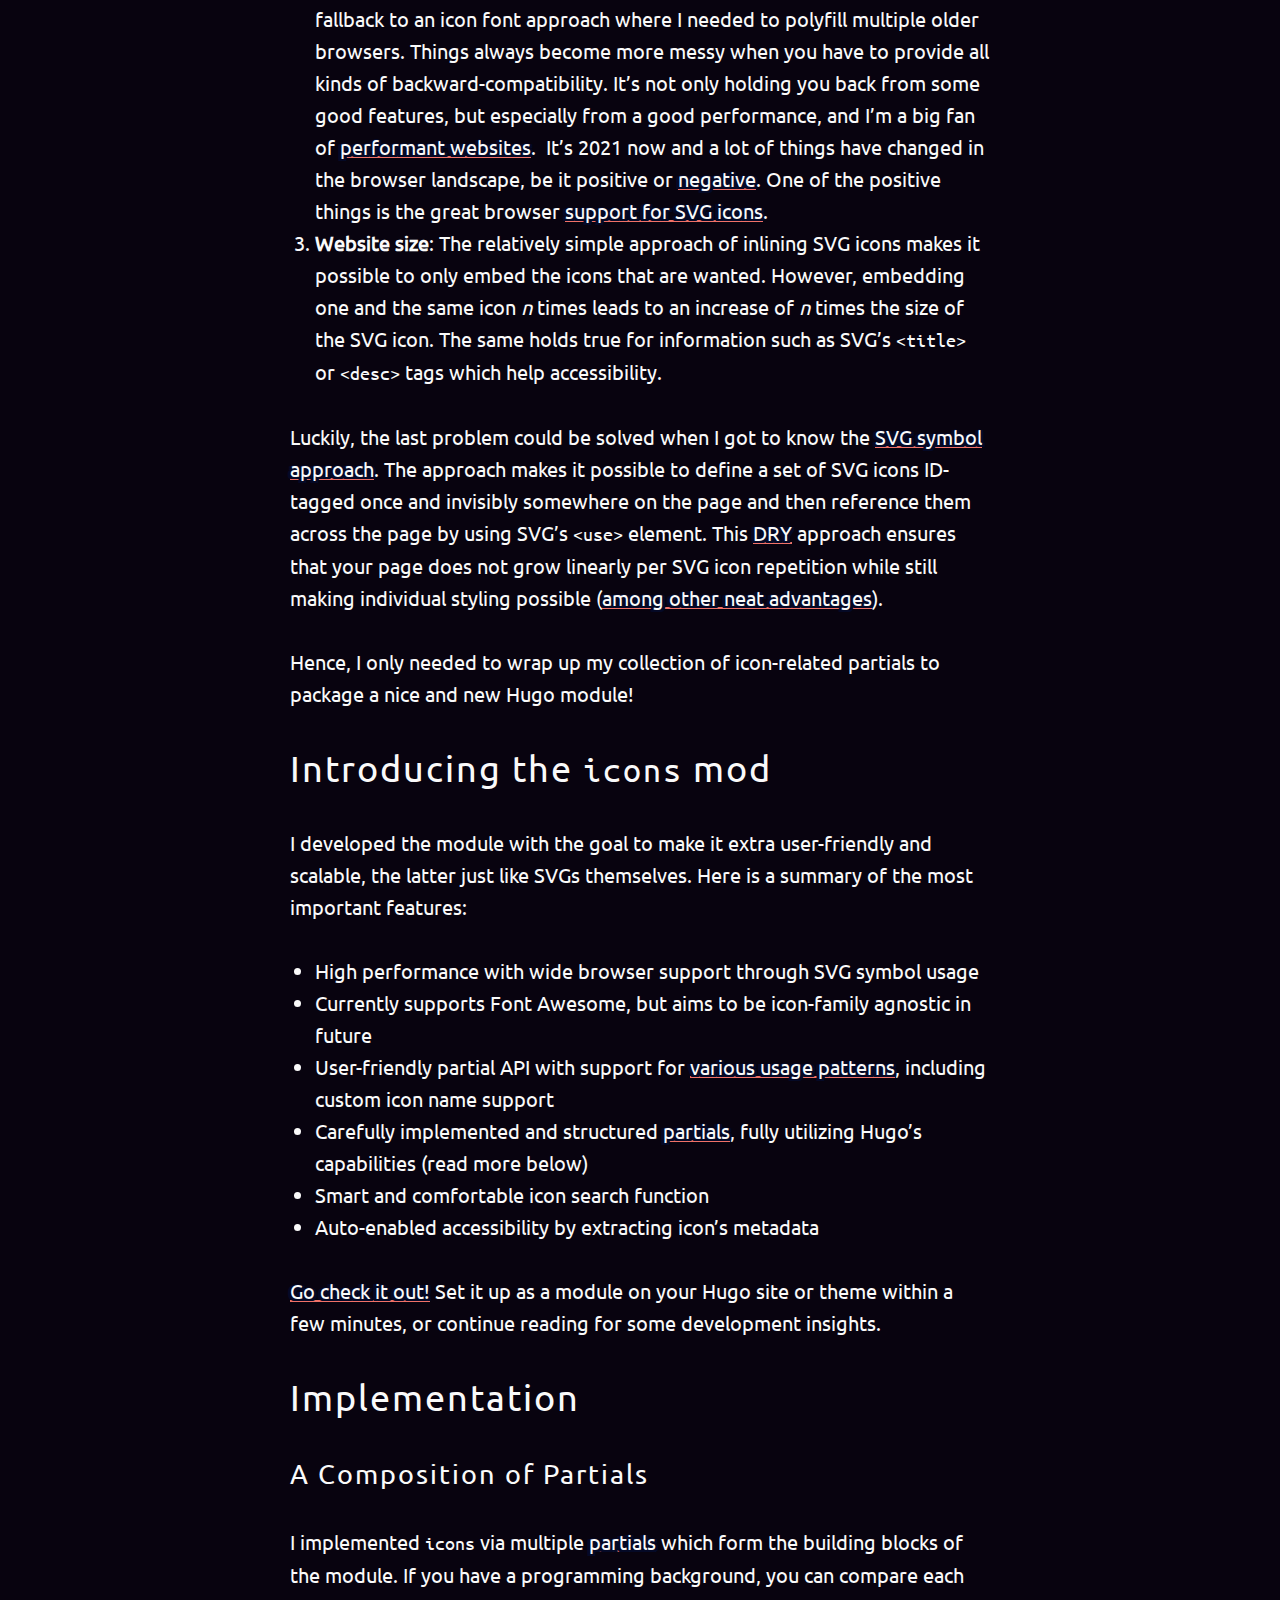
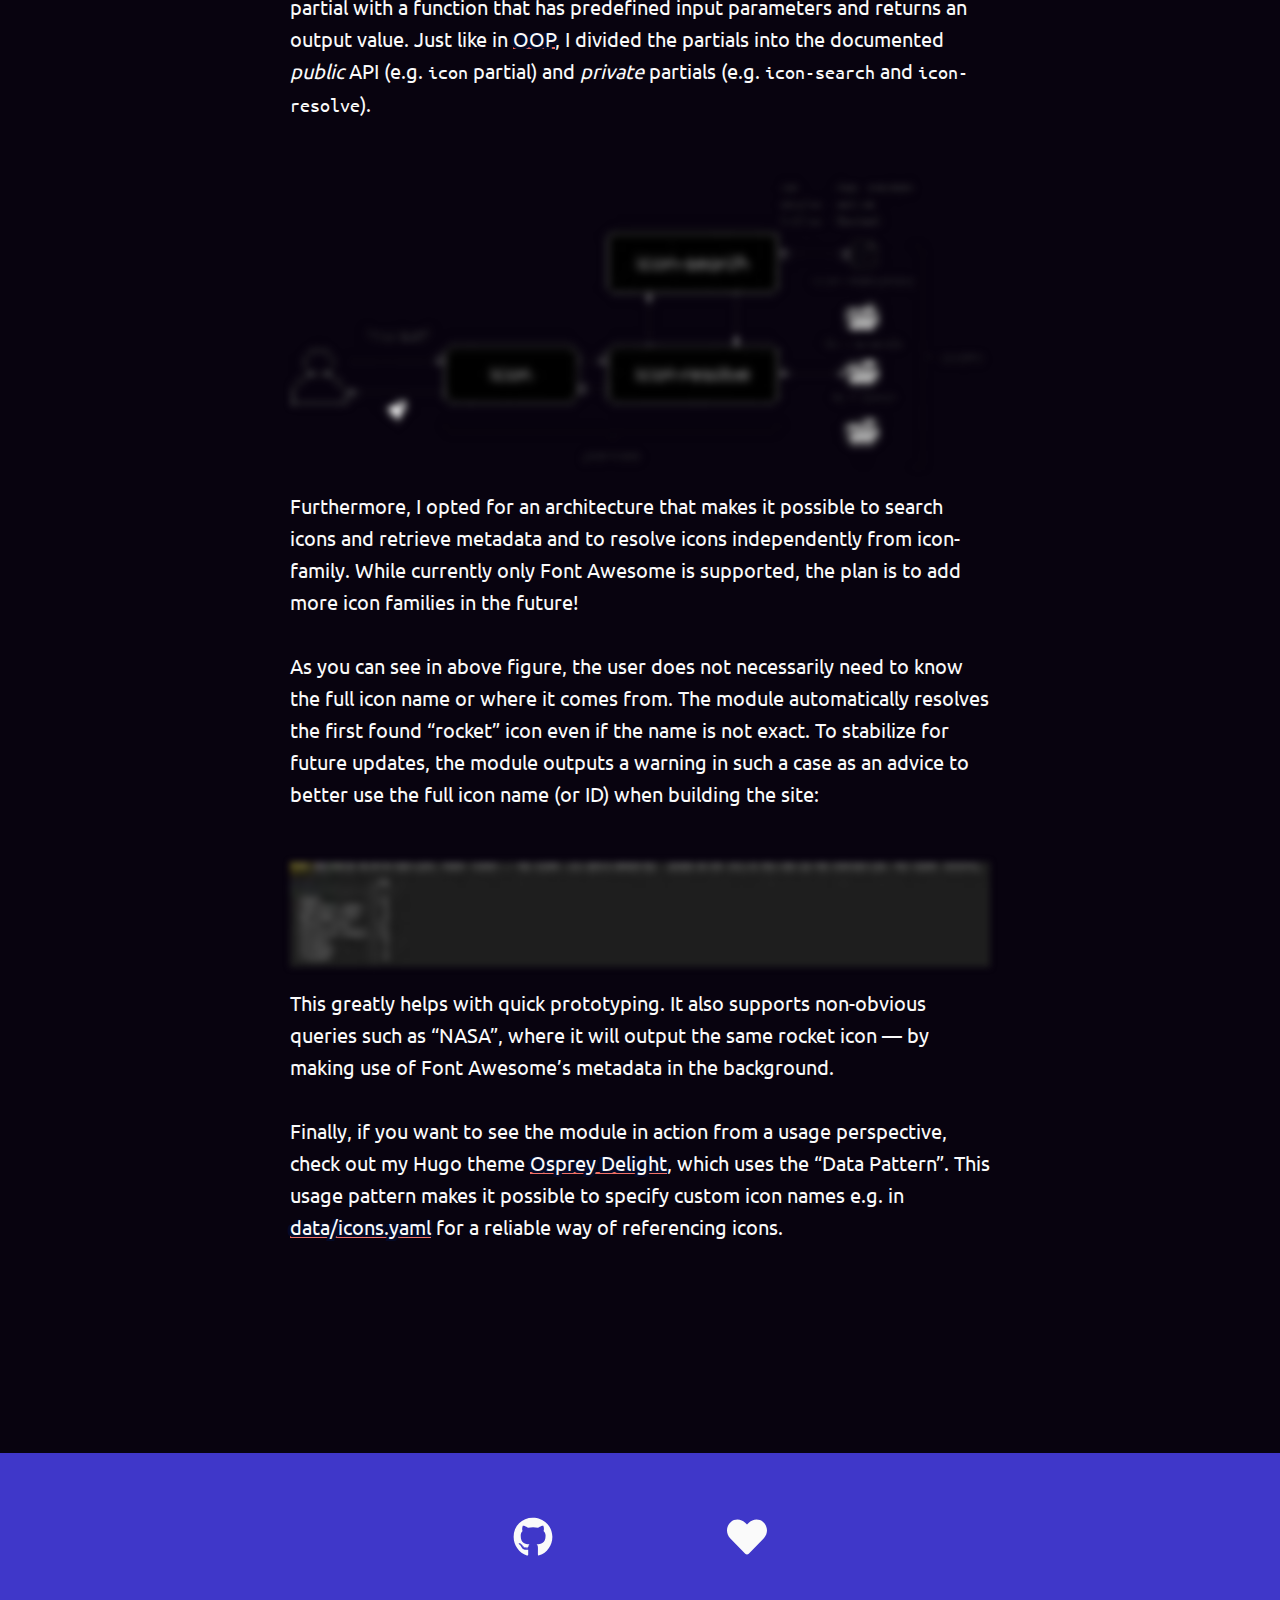
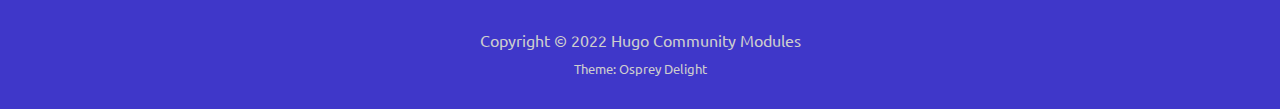
<file: blog/icons/index.html>
<!doctype html><html lang=en-us>
<head>
<title>Introducing an icon module that scales | Hugo Community Modules</title>
<meta name=title content="Introducing an icon module that scales | Hugo Community Modules">
<meta charset=utf-8>
<meta name=viewport content="width=device-width,initial-scale=1">
<meta name=referrer content="strict-origin-when-cross-origin">
<base href=https://hugo-mods.github.io>
<meta name=description content="hugo-mods/icons - Introducing an icon module that scales.">
<meta name=author content="kdevo">
<meta property="og:title" content="Introducing an icon module that scales | Hugo Community Modules">
<meta property="og:type" content="website">
<meta property="og:url" content="https://hugo-mods.github.io/blog/icons/">
<meta property="og:image" content="https://hugo-mods.github.io/opengraph.jpg">
<meta property="og:image:width" content="1280">
<meta property="og:image:height" content="640">
<link rel=icon type=image/png href=https://hugo-mods.github.io/favicon.png>
<meta name=og:description content="hugo-mods/icons - Introducing an icon module that scales.">
<link rel=canonical href=https://hugo-mods.github.io/blog/icons/>
<link rel=stylesheet href=https://hugo-mods.github.io/style.9b1449d6d7d90f9a1ccaf7c16687f19196e9bab252bd299dfcd2d6fe52d0937d.css>
<script type=application/ld+json>{"@context":"http://www.schema.org","@id":"https://hugo-mods.github.io","@type":"Person","address":null,"affiliation":[],"alternateName":"hugo-mods","description":"hugo-mods: Powerful community modules for Hugo, a static site generator.","email":null,"image":"https://avatars.githubusercontent.com/u/84660689?v=4","name":"kdevo","sameAs":["https://github.com/hugo-mods/","https://github.com/sponsors/kdevo"],"url":"https://hugo-mods.github.io"}</script>
<script src=https://hugo-mods.github.io/lazyimg/lazysizes/lazysizes.min.js async></script>
<script>window.addEventListener('DOMContentLoaded',i=>{var f=document.getElementsByClassName('home-logo')[0],c=document.getElementsByClassName('logo')[0],d=document.getElementsByClassName('bg')[0],b=document.getElementsByClassName('gallery-img-container'),e=document.getElementsByClassName('modal-header-img-container'),a,h;if(f&&c&&d&&b&&e){function g(a,f){filter='filter: hue-rotate('+a+'deg); transition: '+f+'ms linear',c.style=filter,d.style=filter;for(let a=0;a<b.length;a++)b[a].style=filter,e[a].style=filter}a=0,h=0,f.addEventListener('click',()=>{for(deg=Math.floor(Math.random()*360);Math.abs(deg-a)<36;)deg=Math.floor(Math.random()*360);g(deg,Math.abs(deg-a)/36/10*1e3),a=deg,h++})}})</script>
</head>
<body>
<nav class="row middle-xs center-xs nav-fixed nav-shadow">
<div class="col-xs-6 col-sm-1 logo" style=visibility:visible>
<a href=/#>
<picture>
<source type=image/webp height=96 width=96 data-sizes=auto data-srcset="https://hugo-mods.github.io/logo-66x.webp 66w,
https://hugo-mods.github.io/logo-96x.webp 96w">
<img data-src=https://hugo-mods.github.io/logo-96x.png class=lazyload height=96 width=96 data-sizes=auto data-srcset="https://hugo-mods.github.io/logo-66x.png 66w,
https://hugo-mods.github.io/logo-96x.png 96w" alt=Home>
</picture>
</a>
</div>
<div class="col-xs-3 col-sm-2 nav-item">
<h3><a href=/#about>About</a></h3>
</div>
<div class="col-xs-3 col-sm-2 nav-item">
<h3><a href=/#mods>Mods</a></h3>
</div>
<div class="col-xs-3 col-sm-2 nav-item">
<h3><a href=/#blog>Blog</a></h3>
</div>
<div class="col-xs-3 col-sm-2 nav-item">
<h3><a href=/#join>Join</a></h3>
</div>
<div class="col-xs-6 col-sm-1 nav-toggle" style=visibility:visible>
<a href class=nav-icon onclick=return!1><svg class="icon"><use xlink:href="#icon-menu"/></svg>
</a>
</div>
</nav>
<section class="nav-full row middle-xs center-xs">
<div class=col-xs-12>
<div class="row middle-xs center-xs">
<div class=col-xs-12><h1><a href=/#about>About</a></h1></div>
<div class=col-xs-12><h1><a href=/#mods>Mods</a></h1></div>
<div class=col-xs-12><h1><a href=/#blog>Blog</a></h1></div>
<div class=col-xs-12><h1><a href=/#join>Join</a></h1></div>
</div>
</div>
</section>
<main>
<section class=container>
<section class=content>
<h1> Introducing an icon module that scales </h1>
<div class=sub-header>
November 28, 2021 · 5 minutes read
</div>
<article class=entry-content>
<picture>
<source type=image/webp srcset=https://hugo-mods.github.io/logo-120x%20Gaussian.webp height=960 width=1920 data-sizes=auto data-srcset="https://hugo-mods.github.io/logo-470x.webp 470w,
https://hugo-mods.github.io/logo-820x.webp 820w,
https://hugo-mods.github.io/logo-1170x.webp 1170w,
https://hugo-mods.github.io/logo-1520x.webp 1520w,
https://hugo-mods.github.io/logo-1920x.webp 1920w">
<noscript>
<img src=https://hugo-mods.github.io/logo-1920x.png loading=lazy height=960 width=1920 srcset="https://hugo-mods.github.io/logo-470x.png 470w,
https://hugo-mods.github.io/logo-820x.png 820w,
https://hugo-mods.github.io/logo-1170x.png 1170w,
https://hugo-mods.github.io/logo-1520x.png 1520w,
https://hugo-mods.github.io/logo-1920x.png 1920w" alt="logo of hugo-mods/icons">
</noscript><img src=https://hugo-mods.github.io/logo-120x%20Gaussian.png data-src=https://hugo-mods.github.io/logo-1920x.png class="blur-up lazyload" height=960 width=1920 data-sizes=auto data-srcset="https://hugo-mods.github.io/logo-470x.png 470w,
https://hugo-mods.github.io/logo-820x.png 820w,
https://hugo-mods.github.io/logo-1170x.png 1170w,
https://hugo-mods.github.io/logo-1520x.png 1520w,
https://hugo-mods.github.io/logo-1920x.png 1920w" alt="logo of hugo-mods/icons">
</picture>
<p>There was a time when <a href=https://fontello.com/>crafting an icon font</a> was iconic. Now the time has come to replace them with <a href=https://css-tricks.com/icon-fonts-vs-svg/>something better</a> — something that can be easily processed, embedded and customized. Icons as they were meant to be so to say. With Hugo and without any additional tooling.</p>
<h2 id=lets-use-svg-icons>Let&rsquo;s use SVG icons!</h2>
<p>When I developed my first Hugo theme more than four years ago, I was searching for a reliable option to embed SVG icons as an alternative to icon fonts, but only for the icons that the users of the theme actually needed.</p>
<p>I developed a partial that helped me with my task to inline SVG icons by reading-in the referenced SVG icon file, but the approach came with some disadvantages:</p>
<ol>
<li><strong>Sharing without caring</strong>: For quite a long time, Hugo partials (or shortcodes) were for shared in a &ldquo;copy-paste & forget&rdquo; blog-post fashion. I feel like every Hugo poweruser shared a shortcode once in a while which were useful, but readers needed to copy from a code block and therefore could not retrieve any upstream improvements. 
A mechanism to reliably modularize stuff for Hugo was needed! 
Luckily, this changed with <a href=https://github.com/gohugoio/hugo/releases/tag/v0.56.0>Hugo 0.56</a> where Hugo modules were introduced, which made it possibly to ship parts that can be layered on top of your site via Hugo&rsquo;s virtual FS principles.</li>
<li><strong>Missing browser support</strong>: Back then in 2017, SVG icon browser support (and their more advanced features) was not good. This forced me to fallback to an icon font approach where I needed to polyfill multiple older browsers. Things always become more messy when you have to provide all kinds of backward-compatibility.
It&rsquo;s not only holding you back from some good features, but especially from a good performance, and I&rsquo;m a big fan of <a href=https://github.com/kdevo/osprey-delight>performant websites</a>. 
It&rsquo;s 2021 now and a lot of things have changed in the browser landscape, be it positive or <a href=https://drewdevault.com/2020/03/18/Reckless-limitless-scope.html>negative</a>. One of the positive things is the great browser <a href=https://caniuse.com/svg>support for SVG icons</a>.</li>
<li><strong>Website size</strong>: The relatively simple approach of inlining SVG icons makes it possible to only embed the icons that are wanted. However, embedding one and the same icon <em>n</em> times leads to an increase of <em>n</em> times the size of the SVG icon. The same holds true for information such as SVG&rsquo;s <code>&lt;title></code> or <code>&lt;desc></code> tags which help accessibility.</li>
</ol>
<p>Luckily, the last problem could be solved when I got to know the <a href=https://css-tricks.com/svg-symbol-good-choice-icons/>SVG symbol approach</a>. The approach makes it possible to define a set of SVG icons ID-tagged once and invisibly somewhere on the page and then reference them across the page by using SVG&rsquo;s <code>&lt;use></code> element.
This <a href="https://en.wikipedia.org/wiki/Don't_repeat_yourself">DRY</a> approach ensures that your page does not grow linearly per SVG icon repetition while still making individual styling possible (<a href=https://css-tricks.com/svg-symbol-good-choice-icons/#why-symbol-is-better-for-icons>among other neat advantages</a>).</p>
<p>Hence, I only needed to wrap up my collection of icon-related partials to package a nice and new Hugo module!</p>
<h2 id=introducing-the-icons-mod>Introducing the <code>icons</code> mod</h2>
<p>I developed the module with the goal to make it extra user-friendly and scalable, the latter just like SVGs themselves. Here is a summary of the most important features:</p>
<ul>
<li>High performance with wide browser support through SVG symbol usage</li>
<li>Currently supports Font Awesome, but aims to be icon-family agnostic in future</li>
<li>User-friendly partial API with support for <a href=https://github.com/hugo-mods/icons#usage>various usage patterns</a>, including custom icon name support</li>
<li>Carefully implemented and structured <a href=https://github.com/hugo-mods/icons/blob/main/layouts/partials>partials</a>, fully utilizing Hugo&rsquo;s capabilities (read more below)</li>
<li>Smart and comfortable icon search function</li>
<li>Auto-enabled accessibility by extracting icon&rsquo;s metadata</li>
</ul>
<p><a href=https://github.com/hugo-mods/icons>Go check it out!</a>
Set it up as a module on your Hugo site or theme within a few minutes, or continue reading for some development insights.</p>
<h2 id=implementation>Implementation</h2>
<h3 id=a-composition-of-partials>A Composition of Partials</h3>
<p>I implemented <code>icons</code> via multiple <a href=https://gohugo.io/templates/partials/>partials</a> which form the building blocks of the module. If you have a programming background, you can compare each partial with a function that has predefined input parameters and returns an output value. Just like in <a href=https://en.wikipedia.org/wiki/Object-oriented_programming>OOP</a>, I divided the partials into the documented <em>public</em> API (e.g. <code>icon</code> partial) and <em>private</em> partials (e.g. <code>icon-search</code> and <code>icon-resolve</code>).</p>
<picture>
<source type=image/webp srcset=https://hugo-mods.github.io/architecture-120x%20Gaussian.webp height=816 width=1920 data-sizes=auto data-srcset="https://hugo-mods.github.io/architecture-470x.webp 470w,
https://hugo-mods.github.io/architecture-820x.webp 820w,
https://hugo-mods.github.io/architecture-1170x.webp 1170w,
https://hugo-mods.github.io/architecture-1520x.webp 1520w,
https://hugo-mods.github.io/architecture-1920x.webp 1920w">
<noscript>
<img src=https://hugo-mods.github.io/architecture-1920x.png loading=lazy height=816 width=1920 srcset="https://hugo-mods.github.io/architecture-470x.png 470w,
https://hugo-mods.github.io/architecture-820x.png 820w,
https://hugo-mods.github.io/architecture-1170x.png 1170w,
https://hugo-mods.github.io/architecture-1520x.png 1520w,
https://hugo-mods.github.io/architecture-1920x.png 1920w" alt="architecture of hugo-mods/icons">
</noscript><img src=https://hugo-mods.github.io/architecture-120x%20Gaussian.png data-src=https://hugo-mods.github.io/architecture-1920x.png class="blur-up lazyload" height=816 width=1920 data-sizes=auto data-srcset="https://hugo-mods.github.io/architecture-470x.png 470w,
https://hugo-mods.github.io/architecture-820x.png 820w,
https://hugo-mods.github.io/architecture-1170x.png 1170w,
https://hugo-mods.github.io/architecture-1520x.png 1520w,
https://hugo-mods.github.io/architecture-1920x.png 1920w" alt="architecture of hugo-mods/icons">
</picture>
<p>Furthermore, I opted for an architecture that makes it possible to search icons and retrieve metadata and to resolve icons independently from icon-family. While currently only Font Awesome is supported, the plan is to add more icon families in the future!</p>
<p>As you can see in above figure, the user does not necessarily need to know the full icon name or where it comes from. The module automatically resolves the first found “rocket” icon even if the name is not exact.
To stabilize for future updates, the module outputs a warning in such a case as an advice to better use the full icon name (or ID) when building the site:</p>
<picture>
<source type=image/webp srcset="[data-uri]" height=293 width=1920 data-sizes=auto data-srcset="https://hugo-mods.github.io/search-470x.webp 470w,
https://hugo-mods.github.io/search-820x.webp 820w,
https://hugo-mods.github.io/search-1170x.webp 1170w,
https://hugo-mods.github.io/search-1520x.webp 1520w,
https://hugo-mods.github.io/search-1920x.webp 1920w">
<noscript>
<img src=https://hugo-mods.github.io/search-1920x.png loading=lazy height=293 width=1920 srcset="https://hugo-mods.github.io/search-470x.png 470w,
https://hugo-mods.github.io/search-820x.png 820w,
https://hugo-mods.github.io/search-1170x.png 1170w,
https://hugo-mods.github.io/search-1520x.png 1520w,
https://hugo-mods.github.io/search-1920x.png 1920w" alt="search function shown in terminal">
</noscript><img src=[data-uri] data-src=https://hugo-mods.github.io/search-1920x.png class="blur-up lazyload" height=293 width=1920 data-sizes=auto data-srcset="https://hugo-mods.github.io/search-470x.png 470w,
https://hugo-mods.github.io/search-820x.png 820w,
https://hugo-mods.github.io/search-1170x.png 1170w,
https://hugo-mods.github.io/search-1520x.png 1520w,
https://hugo-mods.github.io/search-1920x.png 1920w" alt="search function shown in terminal">
</picture>
<p>This greatly helps with quick prototyping. It also supports non-obvious queries such as “NASA”, where it will output the same rocket icon — by making use of Font Awesome’s metadata in the background.</p>
<p>Finally, if you want to see the module in action from a usage perspective, check out my Hugo theme <a href=https://github.com/kdevo/osprey-delight>Osprey Delight</a>, which uses the “Data Pattern”. This usage pattern makes it possible to specify custom icon names e.g. in <a href=https://github.com/kdevo/osprey-delight/blob/dev/data/icons.yaml>data/icons.yaml</a> for a reliable way of referencing icons.</p>
</article>
<div class=pagination>
</div>
</section>
<br>
</section>
</main>
<footer>
<div class="row center-xs social">
<div class=col-xs-2>
<a target=_blank rel=noopener href=https://github.com/hugo-mods/><svg class="icon"><use xlink:href="#icon-github"/></svg>
</a>
</div><div class=col-xs-2>
<a target=_blank rel=noopener href=https://github.com/sponsors/kdevo><svg class="icon"><use xlink:href="#icon-heart"/></svg>
</a>
</div>
</div>
<div class="row center-xs">
<div class=col-xs>
<small>
Copyright &copy; 2022 Hugo Community Modules
<div class=col-xs>
<small>Theme: <a href=https://github.com/kdevo/osprey-delight target=_blank rel=noopener>Osprey Delight</a></small>
</div>
</small>
</div>
</div>
</footer>
<script>(()=>{var a,b,c,e;document.documentElement.className="js",a=document.querySelector.bind(document),b=document.querySelectorAll.bind(document),c=!1,e=a("nav"),navToggleAndLogo=b("nav > .logo, nav > .nav-toggle");function d(){c?a(".nav-icon").classList.remove("icon-active"):a(".nav-icon").classList.add("icon-active"),c=!c}a(".nav-icon").addEventListener("click",()=>{d(),b(".nav-full, main").forEach(a=>{a.classList.toggle("active")})}),b(".nav-full a").forEach(a=>{a.addEventListener("click",()=>{d(),b(".nav-full, main").forEach(a=>{a.classList.toggle("active")})})}),a(".logo").addEventListener("click",()=>{a(".nav-full").classList.contains("active")&&(d(),b(".nav-full, main").forEach(a=>{a.classList.toggle("active")}))}),a("body").addEventListener("click",()=>{a(".nav-full").classList.contains("active")?a("html").style.overflowY="hidden":a("html").style.overflowY="scroll"})})()</script><svg xmlns="http://www.w3.org/2000/svg" style="display:none"><symbol id="icon-close" viewBox="0 0 352 512"><title>Close</title><path d="M242.72 256l100.07-100.07c12.28-12.28 12.28-32.19.0-44.48l-22.24-22.24c-12.28-12.28-32.19-12.28-44.48.0L176 189.28 75.93 89.21c-12.28-12.28-32.19-12.28-44.48.0L9.21 111.45c-12.28 12.28-12.28 32.19.0 44.48L109.28 256 9.21 356.07c-12.28 12.28-12.28 32.19.0 44.48l22.24 22.24c12.28 12.28 32.2 12.28 44.48.0L176 322.72l100.07 100.07c12.28 12.28 32.2 12.28 44.48.0l22.24-22.24c12.28-12.28 12.28-32.19.0-44.48L242.72 256z"/></symbol><symbol id="icon-code" viewBox="0 0 640 512"><title>Terminal</title><path d="M257.981 272.971 63.638 467.314c-9.373 9.373-24.569 9.373-33.941.0L7.029 444.647c-9.357-9.357-9.375-24.522-.04-33.901L161.011 256 6.99 101.255c-9.335-9.379-9.317-24.544.04-33.901l22.667-22.667c9.373-9.373 24.569-9.373 33.941.0L257.981 239.03c9.373 9.372 9.373 24.568.0 33.941zM640 456v-32c0-13.255-10.745-24-24-24H312c-13.255.0-24 10.745-24 24v32c0 13.255 10.745 24 24 24h304c13.255.0 24-10.745 24-24z"/></symbol><symbol id="icon-contact" viewBox="0 0 448 512"><title>User Astronaut</title><path d="M64 224h13.5c24.7 56.5 80.9 96 146.5 96s121.8-39.5 146.5-96H384c8.8.0 16-7.2 16-16v-96c0-8.8-7.2-16-16-16h-13.5C345.8 39.5 289.6.0 224 0S102.2 39.5 77.5 96H64c-8.8.0-16 7.2-16 16v96c0 8.8 7.2 16 16 16zm40-88c0-22.1 21.5-40 48-40h144c26.5.0 48 17.9 48 40v24c0 53-43 96-96 96h-48c-53 0-96-43-96-96v-24zm72 72 12-36 36-12-36-12-12-36-12 36-36 12 36 12 12 36zm151.6 113.4C297.7 340.7 262.2 352 224 352s-73.7-11.3-103.6-30.6C52.9 328.5.0 385 0 454.4v9.6c0 26.5 21.5 48 48 48h80v-64c0-17.7 14.3-32 32-32h128c17.7.0 32 14.3 32 32v64h80c26.5.0 48-21.5 48-48v-9.6c0-69.4-52.9-125.9-120.4-133zM272 448c-8.8.0-16 7.2-16 16s7.2 16 16 16 16-7.2 16-16-7.2-16-16-16zm-96 0c-8.8.0-16 7.2-16 16v48h32v-48c0-8.8-7.2-16-16-16z"/></symbol><symbol id="icon-download" viewBox="0 0 512 512"><title>Download</title><path d="M216 0h80c13.3.0 24 10.7 24 24v168h87.7c17.8.0 26.7 21.5 14.1 34.1L269.7 378.3c-7.5 7.5-19.8 7.5-27.3.0L90.1 226.1c-12.6-12.6-3.7-34.1 14.1-34.1H192V24c0-13.3 10.7-24 24-24zm296 376v112c0 13.3-10.7 24-24 24H24c-13.3.0-24-10.7-24-24V376c0-13.3 10.7-24 24-24h146.7l49 49c20.1 20.1 52.5 20.1 72.6.0l49-49H488c13.3.0 24 10.7 24 24zm-124 88c0-11-9-20-20-20s-20 9-20 20 9 20 20 20 20-9 20-20zm64 0c0-11-9-20-20-20s-20 9-20 20 9 20 20 20 20-9 20-20z"/></symbol><symbol id="icon-example" viewBox="0 0 576 512"><desc>View preview</desc><path d="M572.52 241.4C518.29 135.59 410.93 64 288 64S57.68 135.64 3.48 241.41a32.35 32.35.0 000 29.19C57.71 376.41 165.07 448 288 448s230.32-71.64 284.52-177.41a32.35 32.35.0 000-29.19zM288 4e2a144 144 0 11144-144A143.93 143.93.0 01288 4e2zm0-240a95.31 95.31.0 00-25.31 3.79 47.85 47.85.0 01-66.9 66.9A95.78 95.78.0 10288 160z"/></symbol><symbol id="icon-get" viewBox="0 0 320 512"><desc>Go get it</desc><path d="M285.476 272.971 91.132 467.314c-9.373 9.373-24.569 9.373-33.941.0l-22.667-22.667c-9.357-9.357-9.375-24.522-.04-33.901L188.505 256 34.484 101.255c-9.335-9.379-9.317-24.544.04-33.901l22.667-22.667c9.373-9.373 24.569-9.373 33.941.0L285.475 239.03c9.373 9.372 9.373 24.568.001 33.941z"/></symbol><symbol id="icon-github" viewBox="0 0 496 512"><title>GitHub</title><path d="M165.9 397.4c0 2-2.3 3.6-5.2 3.6-3.3.3-5.6-1.3-5.6-3.6.0-2 2.3-3.6 5.2-3.6 3-.3 5.6 1.3 5.6 3.6zm-31.1-4.5c-.7 2 1.3 4.3 4.3 4.9 2.6 1 5.6.0 6.2-2s-1.3-4.3-4.3-5.2c-2.6-.7-5.5.3-6.2 2.3zm44.2-1.7c-2.9.7-4.9 2.6-4.6 4.9.3 2 2.9 3.3 5.9 2.6 2.9-.7 4.9-2.6 4.6-4.6-.3-1.9-3-3.2-5.9-2.9zM244.8 8C106.1 8 0 113.3.0 252c0 110.9 69.8 205.8 169.5 239.2 12.8 2.3 17.3-5.6 17.3-12.1.0-6.2-.3-40.4-.3-61.4.0.0-70 15-84.7-29.8.0.0-11.4-29.1-27.8-36.6.0.0-22.9-15.7 1.6-15.4.0.0 24.9 2 38.6 25.8 21.9 38.6 58.6 27.5 72.9 20.9 2.3-16 8.8-27.1 16-33.7-55.9-6.2-112.3-14.3-112.3-110.5.0-27.5 7.6-41.3 23.6-58.9-2.6-6.5-11.1-33.3 2.6-67.9 20.9-6.5 69 27 69 27 20-5.6 41.5-8.5 62.8-8.5s42.8 2.9 62.8 8.5c0 0 48.1-33.6 69-27 13.7 34.7 5.2 61.4 2.6 67.9 16 17.7 25.8 31.5 25.8 58.9.0 96.5-58.9 104.2-114.8 110.5 9.2 7.9 17 22.9 17 46.4.0 33.7-.3 75.4-.3 83.6.0 6.5 4.6 14.4 17.3 12.1C428.2 457.8 496 362.9 496 252 496 113.3 383.5 8 244.8 8zM97.2 352.9c-1.3 1-1 3.3.7 5.2 1.6 1.6 3.9 2.3 5.2 1 1.3-1 1-3.3-.7-5.2-1.6-1.6-3.9-2.3-5.2-1zm-10.8-8.1c-.7 1.3.3 2.9 2.3 3.9 1.6 1 3.6.7 4.3-.7.7-1.3-.3-2.9-2.3-3.9-2-.6-3.6-.3-4.3.7zm32.4 35.6c-1.6 1.3-1 4.3 1.3 6.2 2.3 2.3 5.2 2.6 6.5 1 1.3-1.3.7-4.3-1.3-6.2-2.2-2.3-5.2-2.6-6.5-1zm-11.4-14.7c-1.6 1-1.6 3.6.0 5.9 1.6 2.3 4.3 3.3 5.6 2.3 1.6-1.3 1.6-3.9.0-6.2-1.4-2.3-4-3.3-5.6-2z"/></symbol><symbol id="icon-github-octocat" viewBox="0 0 480 512"><title>Alternate GitHub</title><path d="M186.1 328.7c0 20.9-10.9 55.1-36.7 55.1s-36.7-34.2-36.7-55.1 10.9-55.1 36.7-55.1 36.7 34.2 36.7 55.1zM480 278.2c0 31.9-3.2 65.7-17.5 95-37.9 76.6-142.1 74.8-216.7 74.8-75.8.0-186.2 2.7-225.6-74.8-14.6-29-20.2-63.1-20.2-95 0-41.9 13.9-81.5 41.5-113.6-5.2-15.8-7.7-32.4-7.7-48.8.0-21.5 4.9-32.3 14.6-51.8 45.3.0 74.3 9 108.8 36 29-6.9 58.8-10 88.7-10 27 0 54.2 2.9 80.4 9.2 34-26.7 63-35.2 107.8-35.2 9.8 19.5 14.6 30.3 14.6 51.8.0 16.4-2.6 32.7-7.7 48.2 27.5 32.4 39 72.3 39 114.2zm-64.3 50.5c0-43.9-26.7-82.6-73.5-82.6-18.9.0-37 3.4-56 6-14.9 2.3-29.8 3.2-45.1 3.2-15.2.0-30.1-.9-45.1-3.2-18.7-2.6-37-6-56-6-46.8.0-73.5 38.7-73.5 82.6.0 87.8 80.4 101.3 150.4 101.3h48.2c70.3.0 150.6-13.4 150.6-101.3zm-82.6-55.1c-25.8.0-36.7 34.2-36.7 55.1s10.9 55.1 36.7 55.1 36.7-34.2 36.7-55.1-10.9-55.1-36.7-55.1z"/></symbol><symbol id="icon-heart" viewBox="0 0 512 512"><desc>Donate</desc><path d="M462.3 62.6C407.5 15.9 326 24.3 275.7 76.2L256 96.5l-19.7-20.3C186.1 24.3 104.5 15.9 49.7 62.6c-62.8 53.6-66.1 149.8-9.9 207.9l193.5 199.8c12.5 12.9 32.8 12.9 45.3.0l193.5-199.8c56.3-58.1 53-154.3-9.8-207.9z"/></symbol><symbol id="icon-learn" viewBox="0 0 640 512"><desc>Learn more</desc><path d="M622.34 153.2 343.4 67.5c-15.2-4.67-31.6-4.67-46.79.0L17.66 153.2c-23.54 7.23-23.54 38.36.0 45.59l48.63 14.94c-10.67 13.19-17.23 29.28-17.88 46.9C38.78 266.15 32 276.11 32 288c0 10.78 5.68 19.85 13.86 25.65L20.33 428.53C18.11 438.52 25.71 448 35.94 448h56.11c10.24.0 17.84-9.48 15.62-19.47L82.14 313.65C90.32 307.85 96 298.78 96 288c0-11.57-6.47-21.25-15.66-26.87.76-15.02 8.44-28.3 20.69-36.72L296.6 284.5c9.06 2.78 26.44 6.25 46.79.0l278.95-85.7c23.55-7.24 23.55-38.36.0-45.6zM352.79 315.09c-28.53 8.76-52.84 3.92-65.59.0l-145.02-44.55L128 384c0 35.35 85.96 64 192 64s192-28.65 192-64l-14.18-113.47-145.03 44.56z"/></symbol><symbol id="icon-menu" viewBox="0 0 448 512"><desc>Menu</desc><path d="M16 132h416c8.837.0 16-7.163 16-16V76c0-8.837-7.163-16-16-16H16C7.163 60 0 67.163.0 76v40c0 8.837 7.163 16 16 16zm0 160h416c8.837.0 16-7.163 16-16v-40c0-8.837-7.163-16-16-16H16c-8.837.0-16 7.163-16 16v40c0 8.837 7.163 16 16 16zm0 160h416c8.837.0 16-7.163 16-16v-40c0-8.837-7.163-16-16-16H16c-8.837.0-16 7.163-16 16v40c0 8.837 7.163 16 16 16z"/></symbol><symbol id="icon-ok" viewBox="0 0 512 512"><title>Check Circle</title><path d="M504 256c0 136.967-111.033 248-248 248S8 392.967 8 256 119.033 8 256 8s248 111.033 248 248zM227.314 387.314l184-184c6.248-6.248 6.248-16.379.0-22.627l-22.627-22.627c-6.248-6.249-16.379-6.249-22.628.0L216 308.118l-70.059-70.059c-6.248-6.248-16.379-6.248-22.628.0l-22.627 22.627c-6.248 6.248-6.248 16.379.0 22.627l104 104c6.249 6.249 16.379 6.249 22.628.001z"/></symbol><symbol id="icon-sending" viewBox="0 0 640 512"><title>Space Shuttle</title><path d="M592.604 208.244C559.735 192.836 515.777 184 472 184H186.327c-4.952-6.555-10.585-11.978-16.72-16H376C229.157 137.747 219.403 32 96.003 32H96v128H80V32c-26.51.0-48 28.654-48 64v64c-23.197.0-32 10.032-32 24v40c0 13.983 8.819 24 32 24v16c-23.197.0-32 10.032-32 24v40c0 13.983 8.819 24 32 24v64c0 35.346 21.49 64 48 64V352h16v128h.003c123.4.0 133.154-105.747 279.997-136H169.606c6.135-4.022 11.768-9.445 16.72-16H472c43.777.0 87.735-8.836 120.604-24.244C622.282 289.845 640 271.992 640 256s-17.718-33.845-47.396-47.756zM488 296a8 8 0 01-8-8v-64a8 8 0 018-8c31.909.0 31.942 80 0 80z"/></symbol><symbol id="icon-view" viewBox="0 0 256 512"><title>angle-right</title><path d="M224.3 273l-136 136c-9.4 9.4-24.6 9.4-33.9.0l-22.6-22.6c-9.4-9.4-9.4-24.6.0-33.9l96.4-96.4-96.4-96.4c-9.4-9.4-9.4-24.6.0-33.9L54.3 103c9.4-9.4 24.6-9.4 33.9.0l136 136c9.5 9.4 9.5 24.6.1 34z"/></symbol><symbol id="icon-warning" viewBox="0 0 576 512"><title>Warning</title><path d="M569.517 440.013C587.975 472.007 564.806 512 527.94 512H48.054c-36.937.0-59.999-40.055-41.577-71.987L246.423 23.985c18.467-32.009 64.72-31.951 83.154.0l239.94 416.028zM288 354c-25.405.0-46 20.595-46 46s20.595 46 46 46 46-20.595 46-46-20.595-46-46-46zm-43.673-165.346 7.418 136c.347 6.364 5.609 11.346 11.982 11.346h48.546c6.373.0 11.635-4.982 11.982-11.346l7.418-136c.375-6.874-5.098-12.654-11.982-12.654h-63.383c-6.884.0-12.356 5.78-11.981 12.654z"/></symbol></svg>
</body>
</html>
</file>
